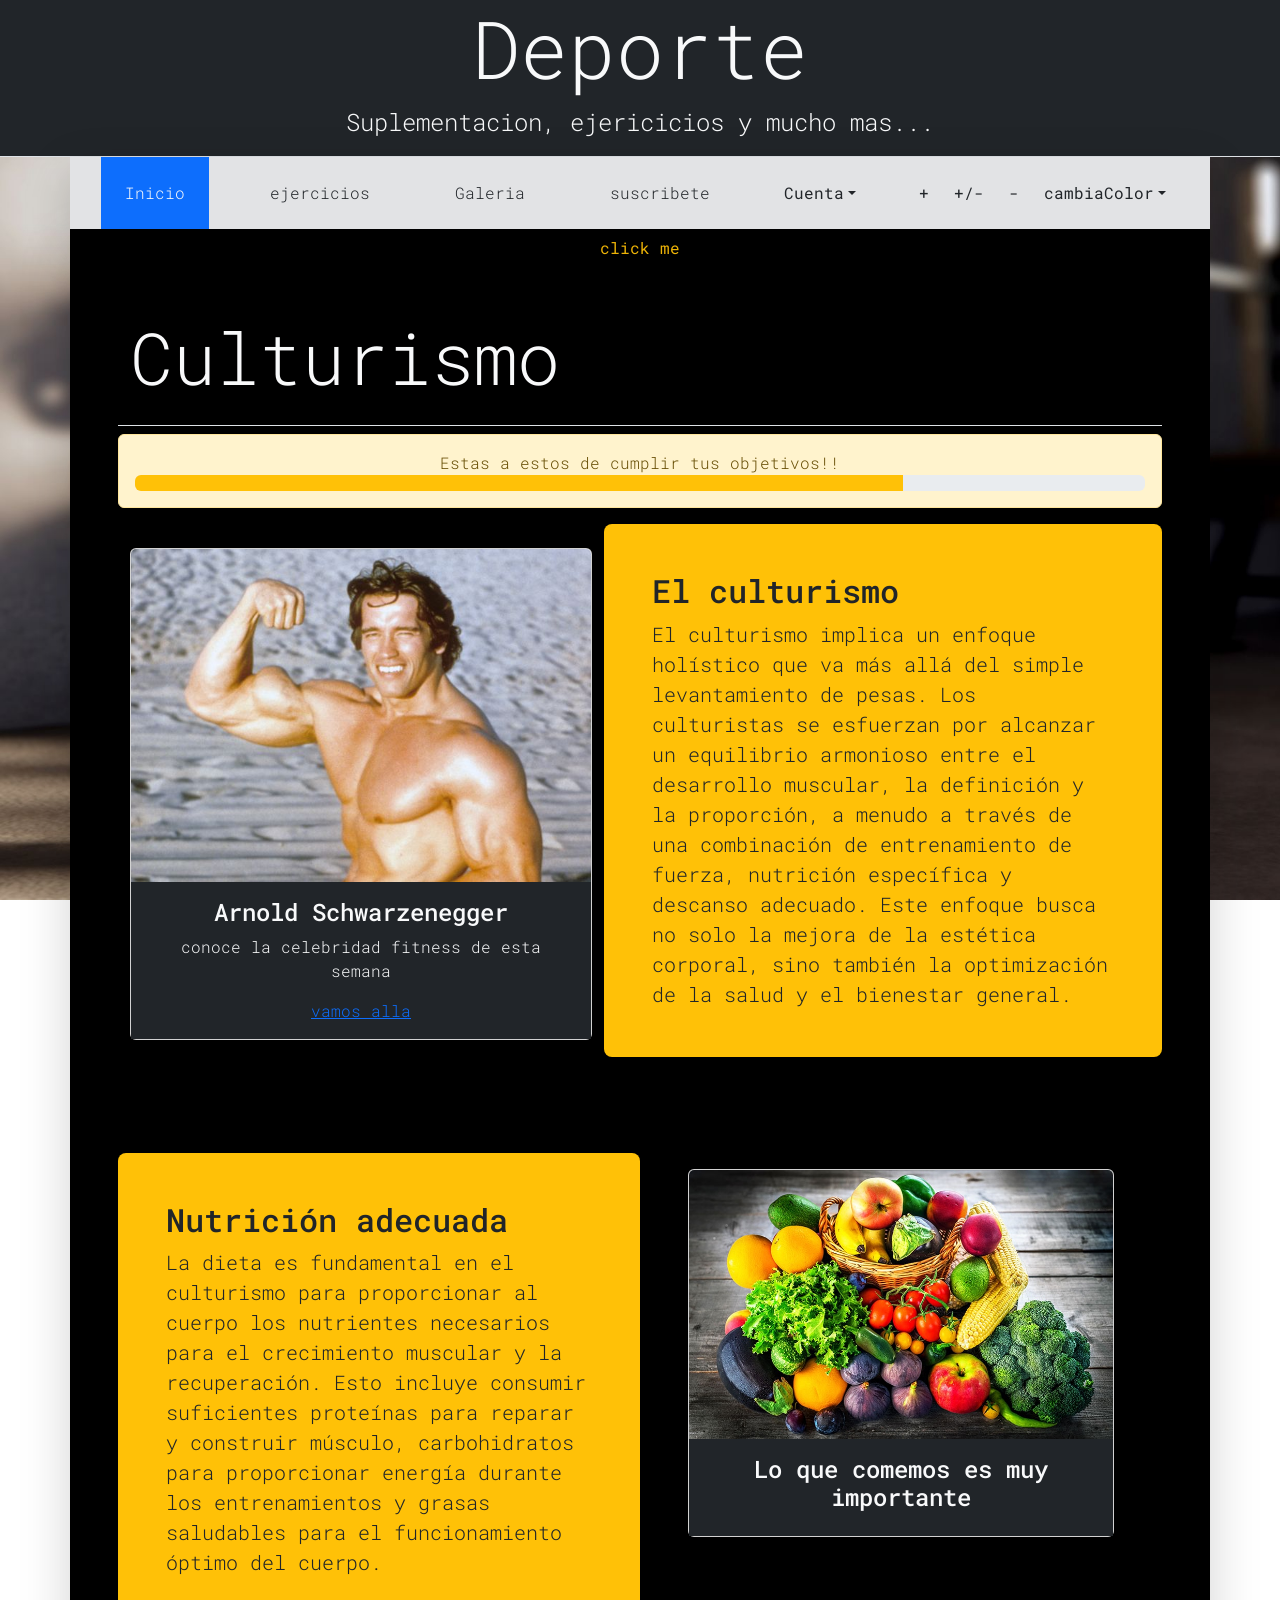
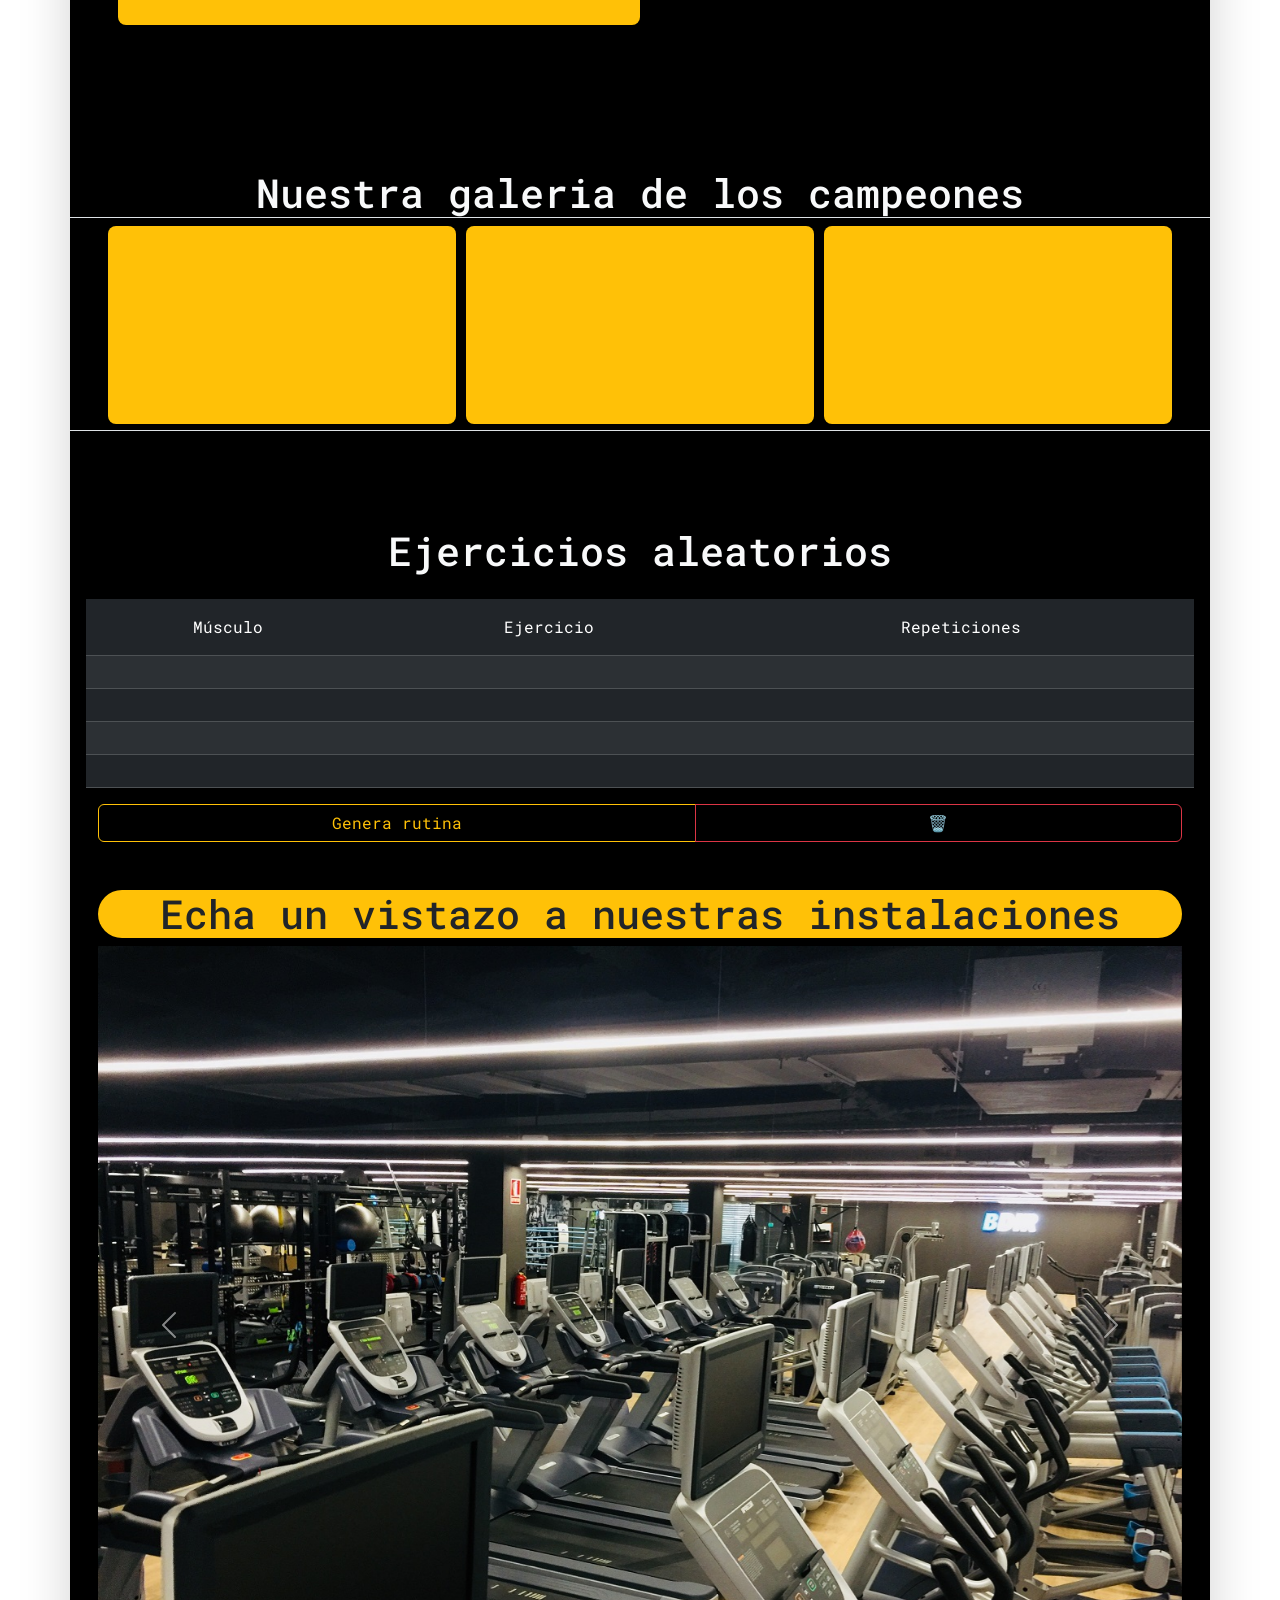
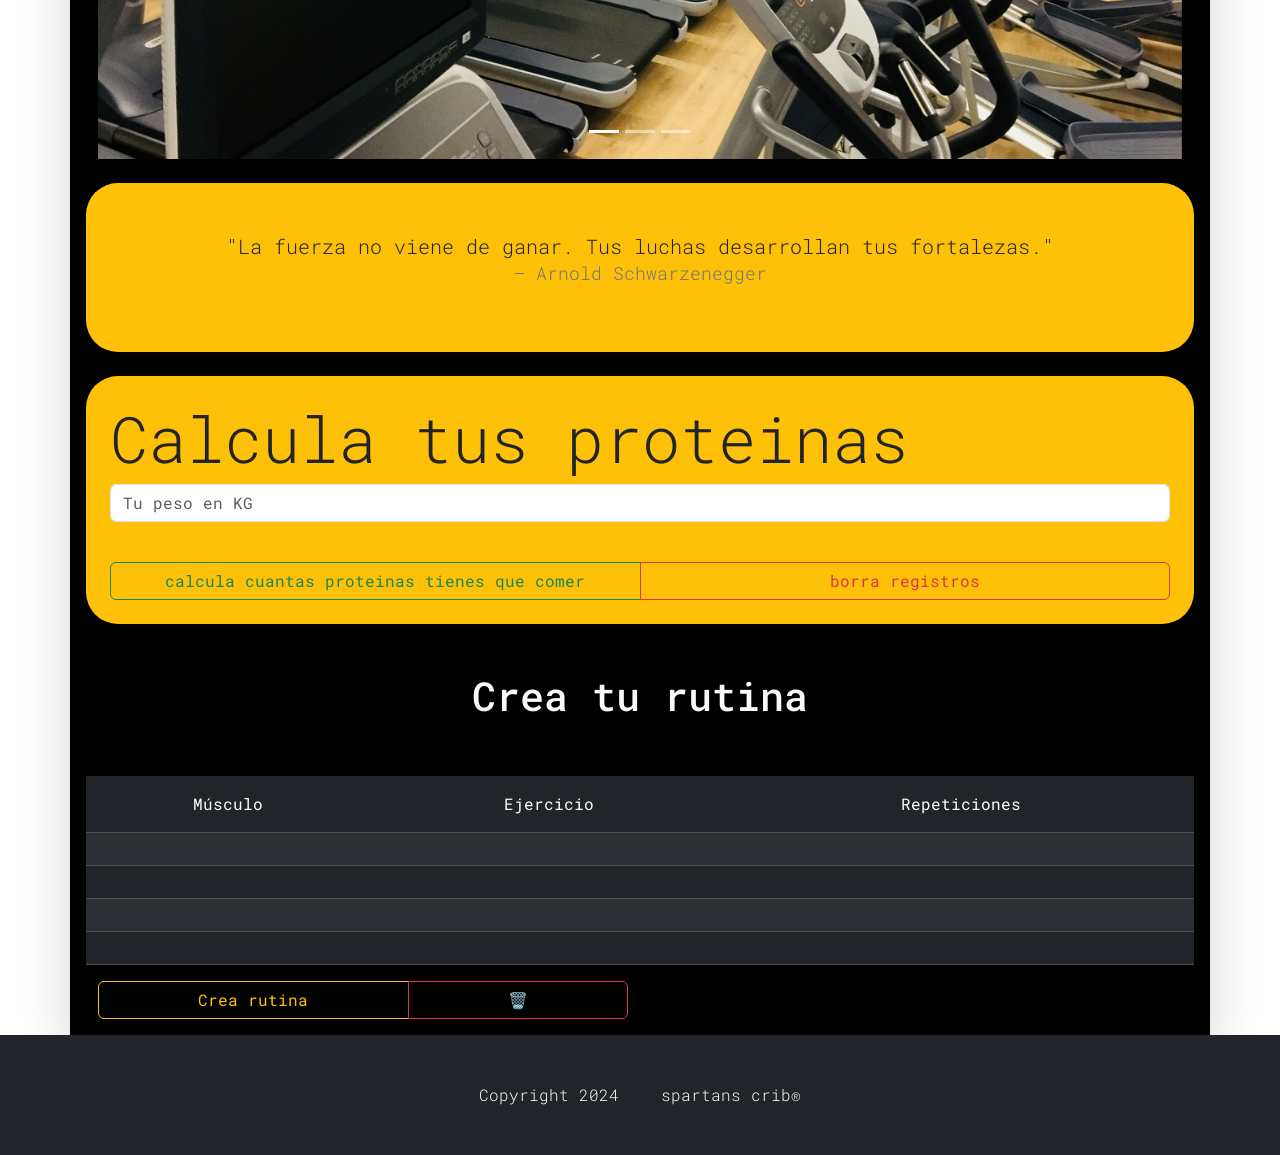
<file: index.html>
<!DOCTYPE html>
<html lang="es">
<head>
    <meta charset="UTF-8">
    <meta name="viewport" content="width=device-width, initial-scale=1.0">
    <link rel="icon" href="img/gym-equipment.png" type="image/x-icon">
    <link rel="stylesheet" href="https://cdn.jsdelivr.net/npm/bootstrap@5.3.2/dist/css/bootstrap.min.css"> <link rel="stylesheet" href="css/color.css">
    <link rel="preconnect" href="https://fonts.googleapis.com">
    <link rel="preconnect" href="https://fonts.gstatic.com" crossorigin>
    <link href="https://fonts.googleapis.com/css2?family=Roboto+Mono:ital,wght@0,100..700;1,100..700&display=swap" rel="stylesheet">
    <title>Culturismo</title>
</head>
<body>
    <header class="container-fluid bg-dark text-light text-center border-bottom">
        <h1 class="display-1">Deporte</h1>
        <p class="lead fs-4">Suplementacion, ejericicios y mucho mas...</p>
    </header>
    <nav class="container d-flex flex-wrap justify-content-around bg-secondary-subtle sticky-top shadow-lg">
        <a class=" link-underline link-underline-opacity-0 text-light align-items-stretch p-4 text-bg-primary" href="index.html">Inicio</a>
        <a class=" link-underline link-underline-opacity-0 text-dark align-items-stretch p-4" href="ejercicios/pectorales.html">ejercicios</a>
        <a class=" link-underline link-underline-opacity-0 text-dark align-items-stretch p-4" href="galeria.html">Galeria</a>
        <a class=" link-underline link-underline-opacity-0 text-dark align-items-stretch p-4" href="submit.html">suscribete</a>
        <div class="btn-group">
            <div class="btn-group">
              <button type="button" class="btn dropdown-toggle" data-bs-toggle="dropdown">Cuenta</button>
              <div class="dropdown-menu">
                <!-- spinner border -->
                <a class="dropdown-item pb-3 disabled" href="#">Notificaciones<div class="badge bg-danger ms-1">4</div><div class="spinner-border spinner-border-sm"></div></a>
                <a class="dropdown-item text-danger border-top" href="login.html">Logout</a>
              </div>
            </div>
          </div>
          <div class="btn-group">
            <button class="btn" onclick="aumentaTamano()">+</button>
            <button class="btn" onclick="restableceTamano()">+/-</button>
            <button class="btn" onclick="reduceTamano()">-</button>
            <button class="btn dropdown-toggle" data-bs-toggle="dropdown">cambiaColor</button>
            <div class="dropdown-menu">
              <div class="d-flex">
                <button class="btn dropdown-item" onclick="cambiaColorVerde()">🟩</button>
                <button class="btn dropdown-item" onclick="cambiaColorRojo()">🟥</button>
                <button class="btn dropdown-item" onclick="cambiaColorAzul()">🟦</button>
                <button class="btn dropdown-item" onclick="cambiaColorNegro()">⬛</button>
              </div>
            </div>
          </div>
    </nav>

    <main class="container bg-black shadow-lg">
      <!-- collapsible -->
      <div class="d-flex justify-content-center flex-column">
        <button data-bs-toggle="collapse" data-bs-target="#colap" class="btn text-warning">click me</button>
        <div id="colap" class="collapse bg-warning rounded-5 text-center">
        Eres tu la estrella!!!!
        </div>
      </div>
            <div class="p-5 row">
                <h2 class="display-2 pb-4 border-bottom text-light">Culturismo</h2>
                <!-- progress bar -->
                <div class="alert alert-warning text-center">
                  Estas a estos de cumplir tus objetivos!!
                  <div class="progress">
                    <div class="progress-bar bg-warning" style="width: 76%;">
                    </div>
                  </div>
                </div>
                <div class="pt-4 col">
                    <div class="card mb-3">
                        <img class="card-img-top" src="img/arnold.jpg" alt="Card image">
                        <div class="card-body bg-dark text-light d-flex flex-column">
                          <h4 class="card-title text-center">Arnold Schwarzenegger</h4>
                          <p class="card-text text-center">conoce la celebridad fitness de esta semana</p>
                          <a class="text-center" href="//www.google.com/url?sa=t&rct=j&q=&esrc=s&source=web&cd=&cad=rja&uact=8&ved=2ahUKEwjb7emy1eOEAxUD8QIHHUDXC3MQFnoECFcQAQ&url=https%3A%2F%2Fes.wikipedia.org%2Fwiki%2FArnold_Schwarzenegger&usg=AOvVaw2QvspFguQdP6LynitQjK_T&opi=89978449">vamos alla</a>
                        </div>
                      </div>
                </div>
                <div class="col-xl align-self-center fs-5 robot bg-warning rounded-3 p-5 shadow-lg">
                    <h2>El culturismo</h2>
                    El culturismo implica un enfoque holístico que va más allá del simple levantamiento de pesas. Los culturistas se esfuerzan por alcanzar un equilibrio armonioso entre el desarrollo muscular, la definición y la proporción, a menudo a través de una combinación de entrenamiento de fuerza, nutrición específica y descanso adecuado. Este enfoque busca no solo la mejora de la estética corporal, sino también la optimización de la salud y el bienestar general.
                </div>
            </div>
            <div class="row p-5">
                <div class="col-xl align-self-center fs-5 robot bg-warning rounded-3 shadow-lg p-5">
                    <h2>Nutrición adecuada</h2>
                    La dieta es fundamental en el culturismo para proporcionar al cuerpo los nutrientes necesarios para el crecimiento muscular y la recuperación. Esto incluye consumir suficientes proteínas para reparar y construir músculo, carbohidratos para proporcionar energía durante los entrenamientos y grasas saludables para el funcionamiento óptimo del cuerpo.</div>
                <div class="col px-5">
                    <div class="card mt-3">
                    <img class="card-img-top" src="img/fruta.jpg" alt="Card image">
                    <div class="card-body bg-dark text-light d-flex flex-column">
                      <h4 class="card-title text-center">Lo que comemos es muy importante</h4>
                    </div>
                  </div>
                </div>
            </div>
            <div class="row mt-5 mb-5 border-bottom">
                <h1 class="robot text-light text-center pt-5 border-bottom">Nuestra galeria de los campeones</h1>
                <div class="col-12 text-center">
                    <iframe class="col-xl p-4 bg-warning rounded-3" src="https://www.youtube.com/embed/6PHxTke5yrM?si=UUCrTPyLmDw6is1x" title="YouTube video player" allow="accelerometer; autoplay; clipboard-write; encrypted-media; gyroscope; picture-in-picture; web-share" allowfullscreen></iframe>
                    <iframe class="col-xl p-4 bg-warning rounded-3" src="https://www.youtube.com/embed/4wrRHUUAkwI?si=VQnq04AAovN8dh1N" title="YouTube video player"  allow="accelerometer; autoplay; clipboard-write; encrypted-media; gyroscope; picture-in-picture; web-share" allowfullscreen></iframe>
                    <iframe class="col-xl p-4 bg-warning rounded-3" src="https://www.youtube.com/embed/MYwNgpq_AiI?si=pvCI4kWJQubjyITT" title="YouTube video player" allow="accelerometer; autoplay; clipboard-write; encrypted-media; gyroscope; picture-in-picture; web-share" allowfullscreen></iframe>
                </div>
            </div>
            <h1 class="robot text-light text-center pt-5">Ejercicios aleatorios</h1>
            <div class="row p-3">
                <table class="table table-dark table-striped table-sm">
                    <thead>
                      <tr>
                        <th class="py-3 text-center"><strong>Músculo</strong></th>
                        <th class="py-3 text-center"><strong>Ejercicio</strong></th>
                        <th class="py-3 text-center"><strong>Repeticiones</strong></th>
                      </tr>
                    </thead>
                    <tbody>
                      <tr>
                        <td id="musculo-1" class="py-3 text-center"></td>
                        <td id="ejercicio-1" class="py-3 text-center"></td>
                        <td id="repeticiones-1" class="py-3 text-center"></td>
                      </tr>
                      <tr>
                        <td id="musculo-2" class="py-3 text-center"></td>
                        <td id="ejercicio-2" class="py-3 text-center"></td>
                        <td id="repeticiones-2" class="py-3 text-center"></td>
                      </tr>
                      <tr>
                        <td id="musculo-3" class="py-3 text-center"></td>
                        <td id="ejercicio-3" class="py-3 text-center"></td>
                        <td id="repeticiones-3" class="py-3 text-center"></td>
                      </tr>
                      <tr>
                        <td id="musculo-4" class="py-3 text-center"></td>
                        <td id="ejercicio-4" class="py-3 text-center"></td>
                        <td id="repeticiones-4" class="py-3 text-center"></td>
                      </tr>
                    </tbody>
                  </table>
                  <div class="btn-group col-xxl-3 col-md-12">
                    <button class="btn btn-outline-warning" onclick="tablaEjercicio()">Genera rutina</button>
                    <button class="btn btn-outline-danger" onclick="borraTabla()">🗑️</button>
                  </div>
                  <!-- carousel -->
                  <div id="car" class="carousel slide mt-5" data-bs-ride="carousel">
                    <h1 class="text-dark bg-warning rounded-5 text-center">Echa un vistazo a nuestras instalaciones</h1>
                    <div class="carousel-indicators">
                      <button type="button" data-bs-target="#car" data-bs-slide-to="0" class="active"></button>
                      <button type="button" data-bs-target="#car" data-bs-slide-to="1"></button>
                      <button type="button" data-bs-target="#car" data-bs-slide-to="2"></button>
                    </div>
                    <div class="carousel-inner">
                      <div class="carousel-item active">
                        <img src="img/maquinas1.jpg" alt="Los Angeles" class="d-block w-100">
                      </div>
                      <div class="carousel-item">
                        <img src="img/maquinas2.jpg" alt="Chicago" class="d-block w-100">
                      </div>
                      <div class="carousel-item">
                        <img src="img/maquinas3.jpg" alt="New York" class="d-block w-100">
                      </div>
                    </div>
                    <button class="carousel-control-prev" type="button" data-bs-target="#car" data-bs-slide="prev">
                      <span class="carousel-control-prev-icon"></span>
                    </button>
                    <button class="carousel-control-next" type="button" data-bs-target="#car" data-bs-slide="next">
                      <span class="carousel-control-next-icon"></span>
                    </button>
                  </div>
                  <!-- este es el jumbotron // clase .jumbotron obsoleta en boostrap 5 -->
                  <div class="bg-warning mt-4 p-5 bg-primary text-dark rounded-5">
                    <blockquote class="blockquote text-center">
                      <p>"La fuerza no viene de ganar. Tus luchas desarrollan tus fortalezas."</p>
                      <p class="blockquote-footer">Arnold Schwarzenegger</p>
                    </blockquote>
                  </div>
                  <!-- calcula tus protes -->
                  <div class="bg-warning rounded-5 mt-4 p-4">
                    <h2 class="display-3">Calcula tus proteinas</h2>
                    <form>
                      <input type="text" class="form-control" placeholder="Tu peso en KG" id="prote-input">
                      <p class="bg-white rounded-1 mt-1 text-center" id="prote-display"></p>
                    </form>
                    <div class="btn-group inline-block d-flex justify-content-center">
                      <button class="btn btn-outline-success col-xl-6 col-md-12 mt-4" onclick="calcProte()">calcula cuantas proteinas tienes que comer</button>
                      <button class="btn btn-outline-danger col-xl-6 col-md-12 mt-4" onclick="borra()">borra registros</button>
                    </div>
                  </div>
                  <h1 class="robot text-light text-center pt-5">Crea tu rutina</h1>
                  <table class="table table-dark table-striped table-sm mt-5">
                    <thead>
                      <tr>
                        <th class="py-3 text-center"><strong>Músculo</strong></th>
                        <th class="py-3 text-center"><strong>Ejercicio</strong></th>
                        <th class="py-3 text-center"><strong>Repeticiones</strong></th>
                      </tr>
                    </thead>
                    <tbody>
                      <tr>
                        <td id="musculo-custom-1" class="py-3 text-center"></td>
                        <td id="ejercicio-custom-1" class="py-3 text-center"></td>
                        <td id="repeticiones-custom-1" class="py-3 text-center"></td>
                      </tr>
                      <tr>
                        <td id="musculo-custom-2" class="py-3 text-center"></td>
                        <td id="ejercicio-custom-2" class="py-3 text-center"></td>
                        <td id="repeticiones-custom-2" class="py-3 text-center"></td>
                      </tr>
                      <tr>
                        <td id="musculo-custom-3" class="py-3 text-center"></td>
                        <td id="ejercicio-custom-3" class="py-3 text-center"></td>
                        <td id="repeticiones-custom-3" class="py-3 text-center"></td>
                      </tr>
                      <tr>
                        <td id="musculo-custom-4" class="py-3 text-center"></td>
                        <td id="ejercicio-custom-4" class="py-3 text-center"></td>
                        <td id="repeticiones-custom-4" class="py-3 text-center"></td>
                      </tr>
                    </tbody>
                  </table>
                  <div class="btn-group col-xl-6 col-md-12">
                    <button class="btn btn-outline-warning" onclick="rellenaTabla()">Crea rutina</button>
                    <button class="btn btn-outline-danger" onclick="borraTablaCustom()">🗑️</button>
                  </div>
            </div>
    </main>
    <footer class="container-fluid bg-dark pt-5 pb-5 text-light text-center">
      <span class="pt-5 me-3">Copyright 2024</span>
      <span class="ms-3">spartans crib®</span>
    </footer>
    <!-- script -->
    <script src="https://cdn.jsdelivr.net/npm/@popperjs/core@2.11.8/dist/umd/popper.min.js" integrity="sha384-I7E8VVD/ismYTF4hNIPjVp/Zjvgyol6VFvRkX/vR+Vc4jQkC+hVqc2pM8ODewa9r" crossorigin="anonymous"></script>
    <script src="https://cdn.jsdelivr.net/npm/bootstrap@5.3.2/dist/js/bootstrap.min.js" integrity="sha384-BBtl+eGJRgqQAUMxJ7pMwbEyER4l1g+O15P+16Ep7Q9Q+zqX6gSbd85u4mG4QzX+" crossorigin="anonymous"></script>
    <script src="javascript/script-index.js"></script>
    <script src="javascript/font-size.js"></script>
</body>
</html>
</file>
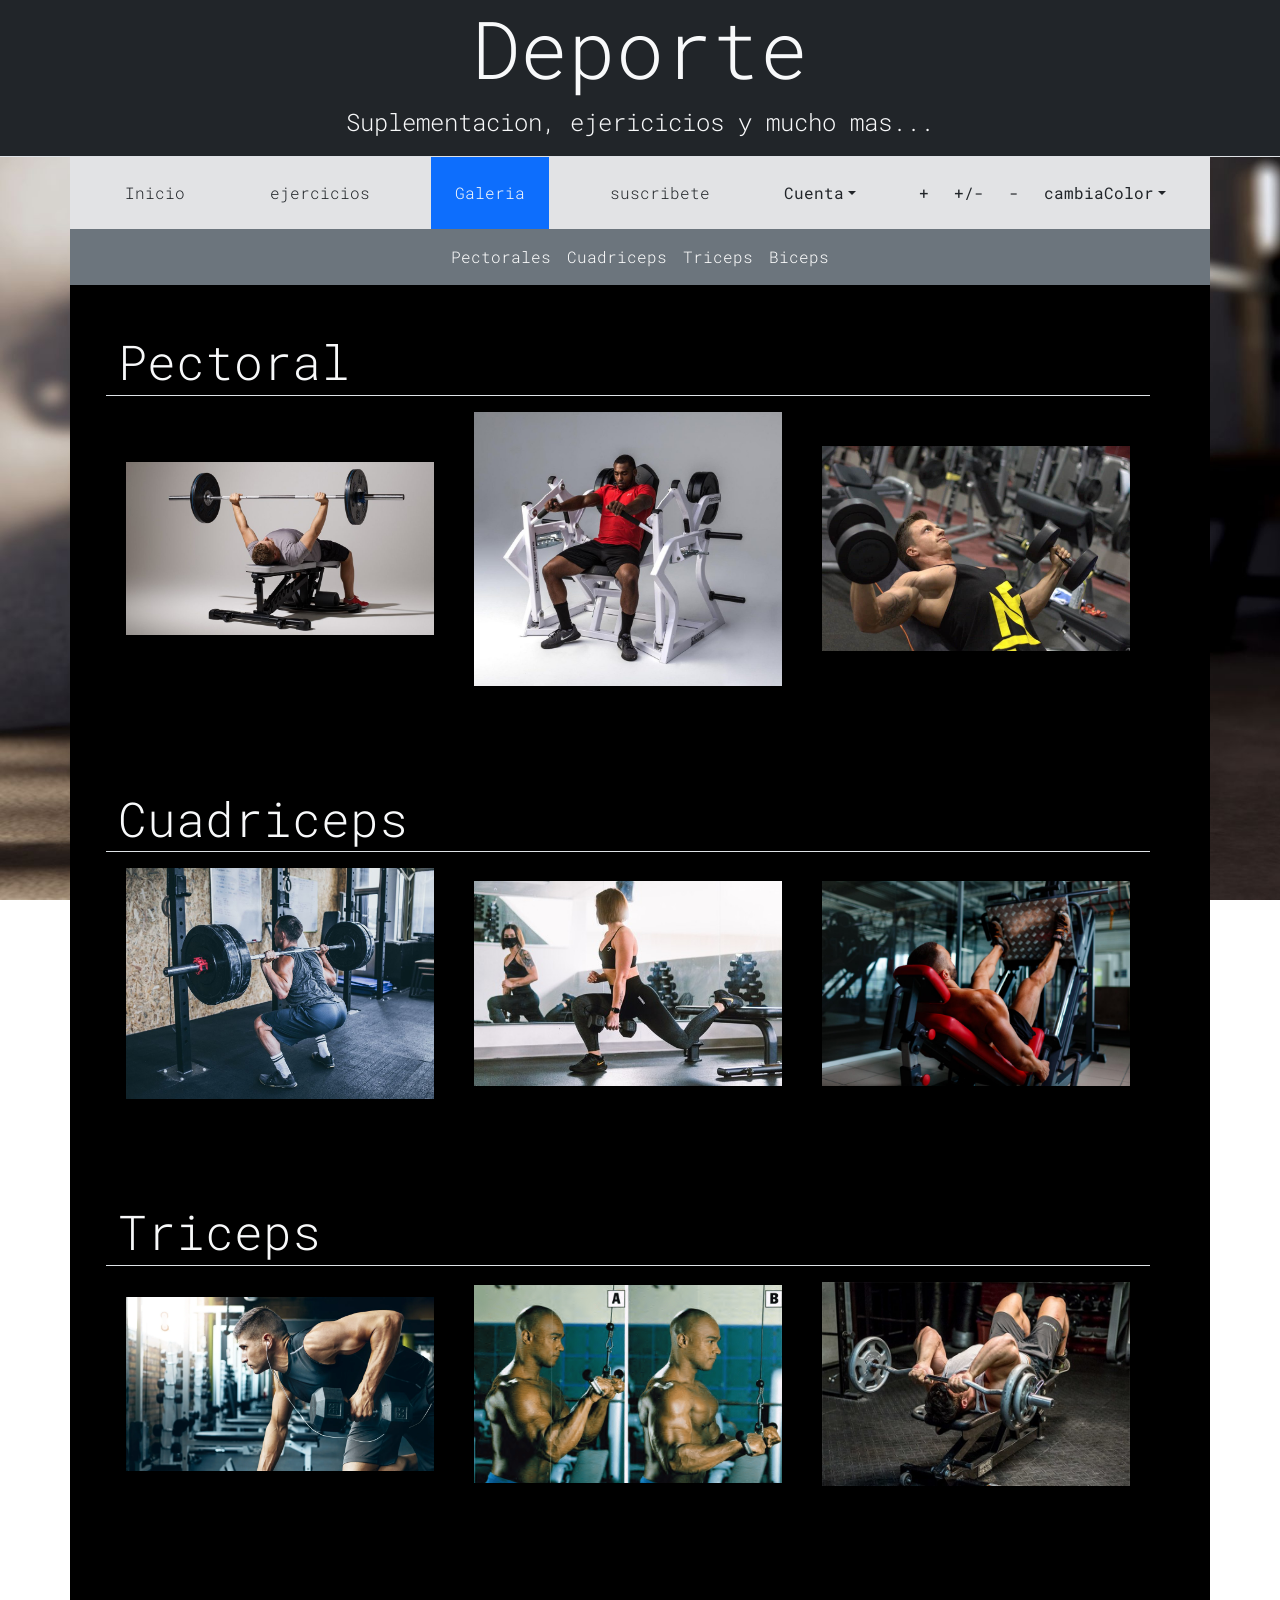
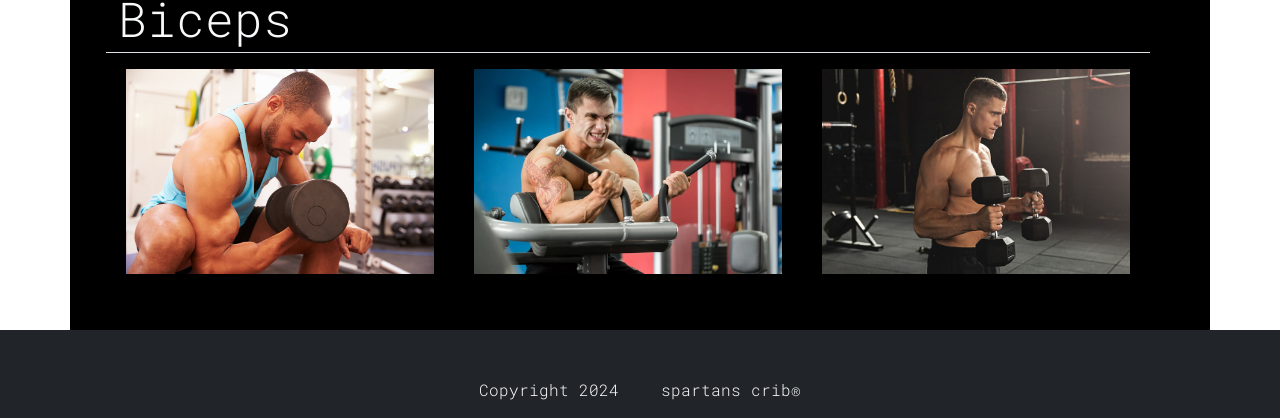
<file: galeria.html>
<!DOCTYPE html>
<html lang="en">
<head>
    <meta charset="UTF-8">
    <meta name="viewport" content="width=device-width, initial-scale=1.0">
    <link rel="icon" href="img/gym-equipment.png" type="image/x-icon">
    <link rel="stylesheet" href="https://cdn.jsdelivr.net/npm/bootstrap@5.3.2/dist/css/bootstrap.min.css"> <link rel="stylesheet" href="css/color.css">
    <link rel="preconnect" href="https://fonts.googleapis.com">
    <link rel="preconnect" href="https://fonts.gstatic.com" crossorigin>
    <link href="https://fonts.googleapis.com/css2?family=Roboto+Mono:ital,wght@0,100..700;1,100..700&display=swap" rel="stylesheet">
    <title>Culturismo</title>
</head>
<body>
    <header class="container-fluid text-center border-bottom bg-dark text-light">
        <h1 class="display-1">Deporte</h1>
        <p class="lead fs-4">Suplementacion, ejericicios y mucho mas...</p>
    </header>
    <nav class="container d-flex flex-wrap justify-content-around bg-secondary-subtle sticky-top">
        <a class=" link-underline link-underline-opacity-0 text-dark align-items-stretch p-4" href="index.html">Inicio</a>
        <a class=" link-underline link-underline-opacity-0 text-dark align-items-stretch p-4" href="ejercicios/pectorales.html">ejercicios</a>
        <a class=" link-underline link-underline-opacity-0 text-light align-items-stretch p-4 text-bg-primary" href="galeria.html">Galeria</a>
        <a class=" link-underline link-underline-opacity-0 text-dark align-items-stretch p-4" href="submit.html">suscribete</a>
        <div class="btn-group">
            <div class="btn-group">
              <button type="button" class="btn dropdown-toggle" data-bs-toggle="dropdown">Cuenta</button>
              <div class="dropdown-menu">
                <a class="dropdown-item pb-3 disabled" href="#">Notificaciones<div class="badge bg-danger ms-1">4</div><div class="spinner-border spinner-border-sm"></div>
                </a>
                <a class="dropdown-item text-danger border-top" href="login.html">Logout</a>
              </div>
            </div>
          </div>
          <div class="btn-group">
            <button class="btn" onclick="aumentaTamano()">+</button>
            <button class="btn" onclick="restableceTamano()">+/-</button>
            <button class="btn" onclick="reduceTamano()">-</button>
            <button class="btn dropdown-toggle" data-bs-toggle="dropdown">cambiaColor</button>
            <div class="dropdown-menu">
              <div class="d-flex">
                <button class="btn dropdown-item" onclick="cambiaColorVerde()">🟩</button>
                <button class="btn dropdown-item" onclick="cambiaColorRojo()">🟥</button>
                <button class="btn dropdown-item" onclick="cambiaColorAzul()">🟦</button>
                <button class="btn dropdown-item" onclick="cambiaColorNegro()">⬛</button>
              </div>
            </div>
          </div>
    </nav>
    <!-- navbar de bootstrap -->
    <nav class="navbar navbar-expand-sm bg-secondary container navbar-dark">
        <div class="container d-flex justify-content-center">
          <ul class="navbar-nav">
            <li class="nav-item">
              <a class="nav-link active" href="#pecho">Pectorales</a>
            </li>
            <li class="nav-item">
              <a class="nav-link active" href="#cuadri">Cuadriceps</a>
            </li>
            <li class="nav-item">
              <a class="nav-link active" href="#tri">Triceps</a>
            </li>
            <li class="nav-item">
              <a class="nav-link active" href="#bi">Biceps</a>
            </li>
          </ul>
        </div>
      </nav>
    <main class="container bg-black text-light">
        <div class="row">
            <div class="p-5 d-flex row" id="pecho">
                <h2 class="border-bottom pb-1 display-5">Pectoral</h2>
                <div class="col-xl col-sm-12 align-self-center">
                    <img src="img/bench_press.jpg" class="img-fluid p-2" alt="">
                </div>
                <div class="col-xl col-sm-12 align-self-center">
                    <img src="img/chest_press.jpg" class="img-fluid p-2" alt="">
                </div>
                <div class="col-xl col-sm-12 align-self-center">
                    <img src="img/aperturas-con-mancuernas.jpeg" class="img-fluid p-2" alt="">   
                </div>
            </div>
            <div class="p-5 d-flex row" id="cuadri">
                <h2 class="border-bottom pb-1 display-5">Cuadriceps</h2>
                <div class="col-xl col-sm-12 align-self-center">
                    <img src="img/sentadilla.jpg" class="img-fluid p-2" alt="">
                </div>
                <div class="col-xl col-sm-12 align-self-center">
                    <img src="img/sentadilla_bulgara.jpeg" class="img-fluid p-2" alt="">
                </div>
                <div class="col-xl col-sm-12 align-self-center">
                    <img src="img/prensa_inc.jpg" class="img-fluid p-2" alt="">   
                </div>
            </div>
            <div class="p-5 d-flex row" id="tri">
                <h2 class="border-bottom pb-1 display-5">Triceps</h2>
                <div class="col-xl col-sm-12 align-self-center">
                    <img src="img/tricep_patada.webp" class="img-fluid p-2" alt="">
                </div>
                <div class="col-xl col-sm-12 align-self-center">
                    <img src="img/tricep_polea.webp" class="img-fluid p-2" alt="">
                </div>
                <div class="col-xl col-sm-12 align-self-center">
                    <img src="img/skull.jpg" class="img-fluid p-2" alt="">   
                </div>
            </div>
            <div class="p-5 d-flex row" id="bi">
                <h2 class="border-bottom pb-1 display-5">Biceps</h2>
                <div class="col-xl col-sm-12 align-self-center">
                    <img src="img/curl.jpeg" class="img-fluid p-2" alt="">
                </div>
                <div class="col-xl col-sm-12 align-self-center">
                    <img src="img/predicador.webp" class="img-fluid p-2" alt="">
                </div>
                <div class="col-xl col-sm-12 align-self-center">
                    <img src="img/martillo.jpg" class="img-fluid p-2" alt="">   
                </div>
            </div>
        </div>
    </main>
    <footer class="container-fluid bg-dark pt-5 pb-3 text-center text-light">
        <span class="pt-5 me-3">Copyright 2024</span>
        <span class="ms-3">spartans crib®</span>
    </footer>
    <!-- script -->
    <script src="../javascript/font-size.js"></script>
    <script src="https://cdn.jsdelivr.net/npm/@popperjs/core@2.11.8/dist/umd/popper.min.js" integrity="sha384-I7E8VVD/ismYTF4hNIPjVp/Zjvgyol6VFvRkX/vR+Vc4jQkC+hVqc2pM8ODewa9r" crossorigin="anonymous"></script>
    <script src="https://cdn.jsdelivr.net/npm/bootstrap@5.3.2/dist/js/bootstrap.min.js" integrity="sha384-BBtl+eGJRgqQAUMxJ7pMwbEyER4l1g+O15P+16Ep7Q9Q+zqX6gSbd85u4mG4QzX+" crossorigin="anonymous"></script>
</body>
</html>
</file>
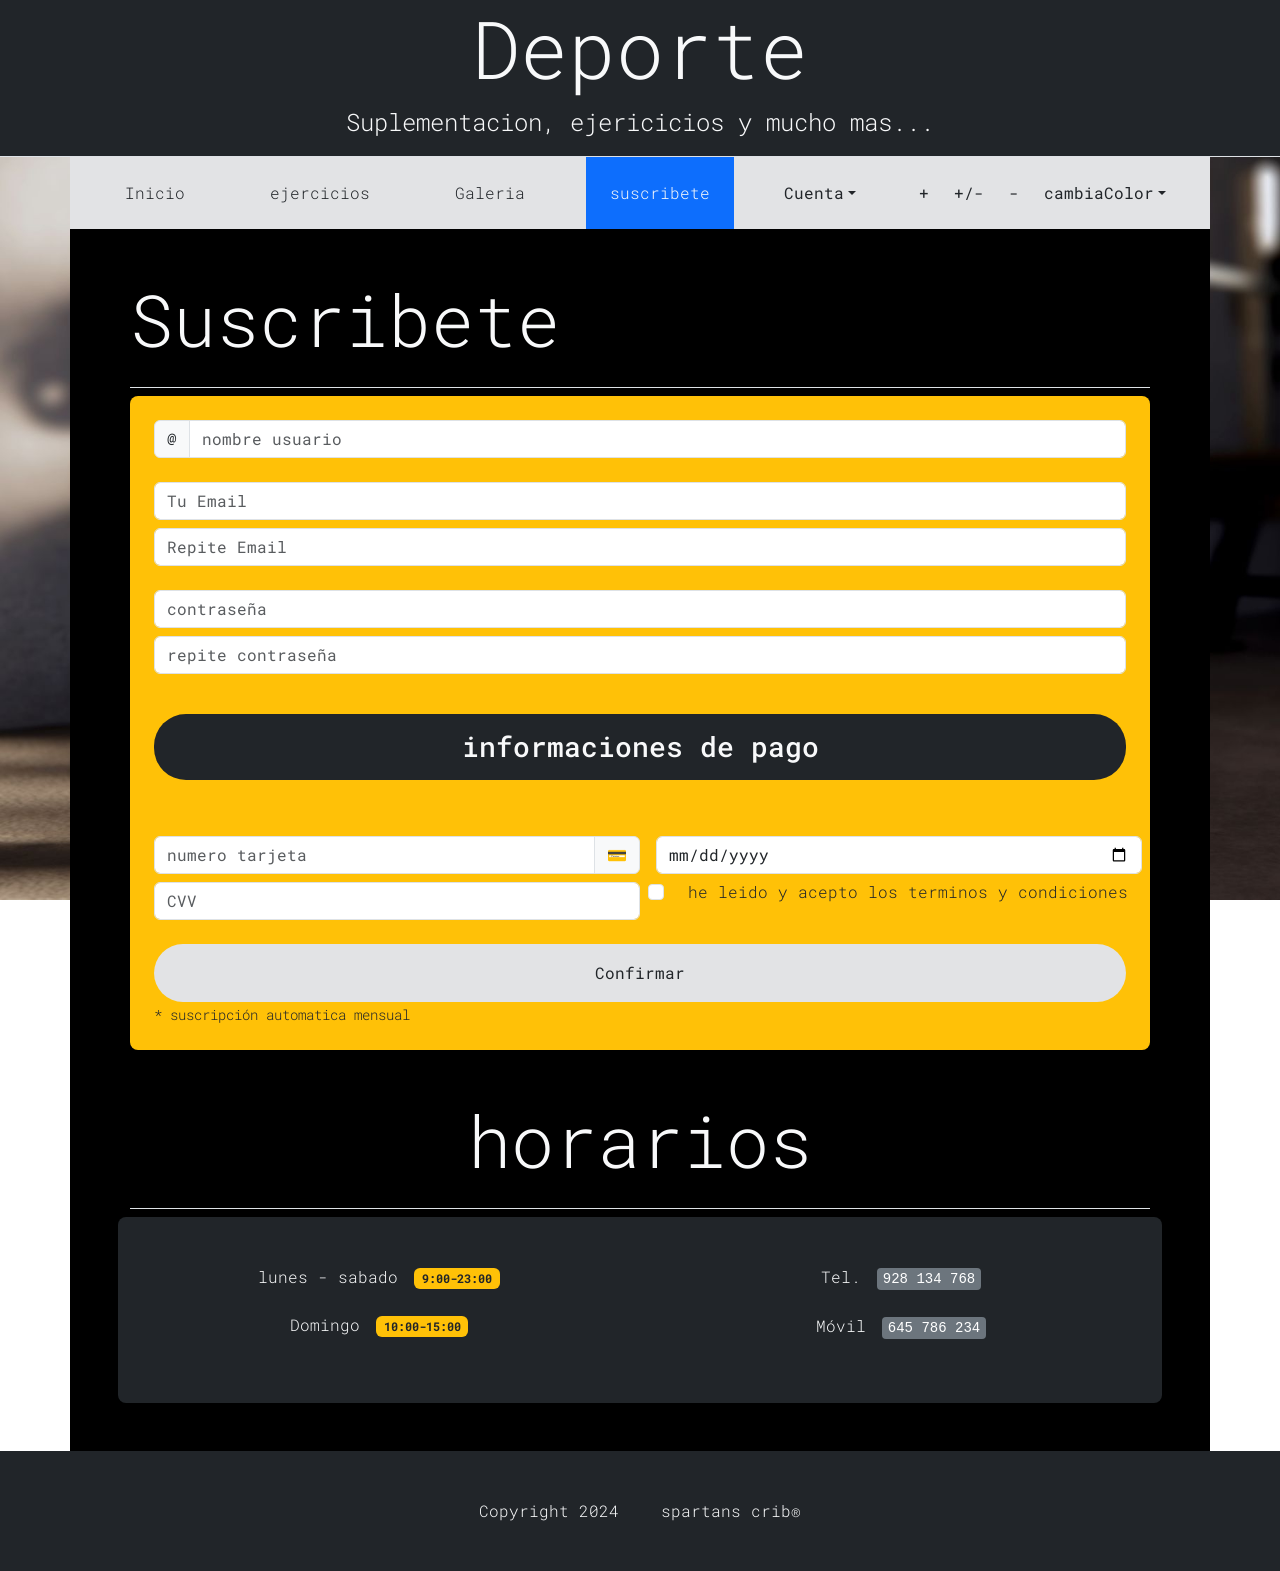
<file: submit.html>
<!DOCTYPE html>
<html lang="en">
<head>
    <meta charset="UTF-8">
    <meta name="viewport" content="width=device-width, initial-scale=1.0">
    
    <link rel="stylesheet" href="https://cdn.jsdelivr.net/npm/bootstrap@5.3.2/dist/css/bootstrap.min.css"><link rel="stylesheet" href="css/color.css">
    <link rel="preconnect" href="https://fonts.googleapis.com">
    <link rel="preconnect" href="https://fonts.gstatic.com" crossorigin>
    <link href="https://fonts.googleapis.com/css2?family=Roboto+Mono:ital,wght@0,100..700;1,100..700&display=swap" rel="stylesheet">
    <title>Culturismo</title>
</head>
<body>
    <header class="container-fluid text-light text-center border-bottom bg-dark">
        <h1 class="display-1">Deporte</h1>
        <p class="lead fs-4">Suplementacion, ejericicios y mucho mas...</p>
    </header>
    <nav class="container d-flex flex-wrap justify-content-around bg-secondary-subtle">
        <a class=" link-underline link-underline-opacity-0 text-dark align-items-stretch p-4" href="index.html">Inicio</a>
        <a class=" link-underline link-underline-opacity-0 text-dark align-items-stretch p-4" href="ejercicios/pectorales.html">ejercicios</a>
        <a class=" link-underline link-underline-opacity-0 text-dark align-items-stretch p-4" href="galeria.html">Galeria</a>
        <a class=" link-underline link-underline-opacity-0 text-light align-items-stretch p-4 text-bg-primary" href="submit.html">suscribete</a>
        <div class="btn-group">
            <div class="btn-group">
              <button type="button" class="btn dropdown-toggle" data-bs-toggle="dropdown">Cuenta</button>
              <div class="dropdown-menu">
                <a class="dropdown-item pb-3 disabled" href="#">Notificaciones<div class="badge bg-danger ms-1">4</div><div class="spinner-border spinner-border-sm"></div>
                </a>
                <a class="dropdown-item text-danger border-top" href="login.html">Logout</a>
              </div>
            </div>
          </div>
          <div class="btn-group">
            <button class="btn" onclick="aumentaTamano()">+</button>
            <button class="btn" onclick="restableceTamano()">+/-</button>
            <button class="btn" onclick="reduceTamano()">-</button>
            <button class="btn dropdown-toggle" data-bs-toggle="dropdown">cambiaColor</button>
            <div class="dropdown-menu">
              <div class="d-flex">
                <button class="btn dropdown-item" onclick="cambiaColorVerde()">🟩</button>
                <button class="btn dropdown-item" onclick="cambiaColorRojo()">🟥</button>
                <button class="btn dropdown-item" onclick="cambiaColorAzul()">🟦</button>
                <button class="btn dropdown-item" onclick="cambiaColorNegro()">⬛</button>
              </div>
            </div>
          </div>
    </nav>

    <main class="container bg-black">
            <div class="p-5">
                <div>
                    <h2 class="display-2 pb-4 border-bottom text-light">Suscribete</h2>
                    <div class="p-4 col-12 bg-warning rounded-3">
                        <form class="pb-4">
                            <div class="input-group pb-4">
                            <span class="input-group-text">@</span>
                            <input type="text" class="form-control" placeholder="nombre usuario">
                            </div>
                        
                            <div class="input-group pb-2">
                            <input type="text" class="form-control" placeholder="Tu Email">
                            </div>
                            <div class="input-group pb-4">
                                <input type="text" class="form-control" placeholder="Repite Email">
                            </div>
                            <div class="input-group pb-2">
                                <input type="password" class="form-control" placeholder="contraseña">
                            </div>
                            <div class="input-group">
                                <input type="password" class="form-control" placeholder="repite contraseña">
                            </div>
                        </form>
                        <h3 class="mt-3 bg-dark text-center text-light p-3 rounded-5 word-wrap">informaciones de pago</h3>
                        <div class="d-flex">
                            <div class="col-6 me-2">
                                <div class="input-group pt-5">
                                    <input type="password" class="form-control" placeholder="numero tarjeta">
                                    <span class="input-group-text word-wrap">💳</span>
                                </div>
                            </div>
                            <div class="col-6 ms-2">
                                <div class="input-group pt-5">
                                    <input type="date" class="form-control">
                                </div>
                            </div>
                        </div>
                        <div class="d-flex">
                            <div class="col-6 pt-2 me-2">
                                <input type="password" class="form-control" placeholder="CVV">
                            </div>
                            <div class="align-self-end col-6"> 
                                <div class="form-check mb-3">
                                    <label class="form-check-label">
                                    <input class="form-check-input word-wrap me-4" type="checkbox" name="remember">he leido y acepto los terminos y condiciones
                                    </label>
                                </div>
                            </div>
                        </div>
                        <div class="pt-4 col-12">
                            <button class="rounded-5 col-12 p-3 btn bg-secondary-subtle text-darks">Confirmar</button>
                            <small>* suscripción automatica mensual</small>
                        </div>
                    </div>
                    <div id="horarios">
                        <h2 class="display-2 pb-4 border-bottom text-light mt-5 text-center">horarios</h2>
                        <div class="row bg-dark rounded-3 text-light">
                                <div class="col-xl-6 col-sm-12 justify-content-center text-center">
                                    <p class="p-5 pb-1">lunes - sabado<span class="text-dark ms-3 badge pill-rounded bg-warning">9:00-23:00</span></p>
                                    <p class="p-5 pt-1">Domingo<span class="text-dark ms-3 badge pill-rounded bg-warning">10:00-15:00</span></p>
                                </div>
                                <div class="col-xl-6 col-sm-12 justify-content-center text-center">
                                    <p class="p-5 pb-1">Tel.<span class="text-light ms-3"><kbd class="bg-secondary">928 134 768</kbd></span></p>
                                    <p class="p-5 pt-1">Móvil<span class="text-light ms-3"><kbd class="bg-secondary">645 786 234</kbd></span></p>
                                </div>
                        </div>
                    </div>
                </div>
            </div>
    </main>
    <footer class="container-fluid bg-dark text-light p-5 text-center">
        <span class="pt-5 me-3">Copyright 2024</span>
        <span class="ms-3">spartans crib®</span>
    </footer>
    <!-- script -->
    <script src="https://cdn.jsdelivr.net/npm/@popperjs/core@2.11.8/dist/umd/popper.min.js" integrity="sha384-I7E8VVD/ismYTF4hNIPjVp/Zjvgyol6VFvRkX/vR+Vc4jQkC+hVqc2pM8ODewa9r" crossorigin="anonymous"></script>
    <script src="https://cdn.jsdelivr.net/npm/bootstrap@5.3.2/dist/js/bootstrap.min.js" integrity="sha384-BBtl+eGJRgqQAUMxJ7pMwbEyER4l1g+O15P+16Ep7Q9Q+zqX6gSbd85u4mG4QzX+" crossorigin="anonymous"></script>
    <script src="javascript/font-size.js"></script>
</body>
</html>
</file>
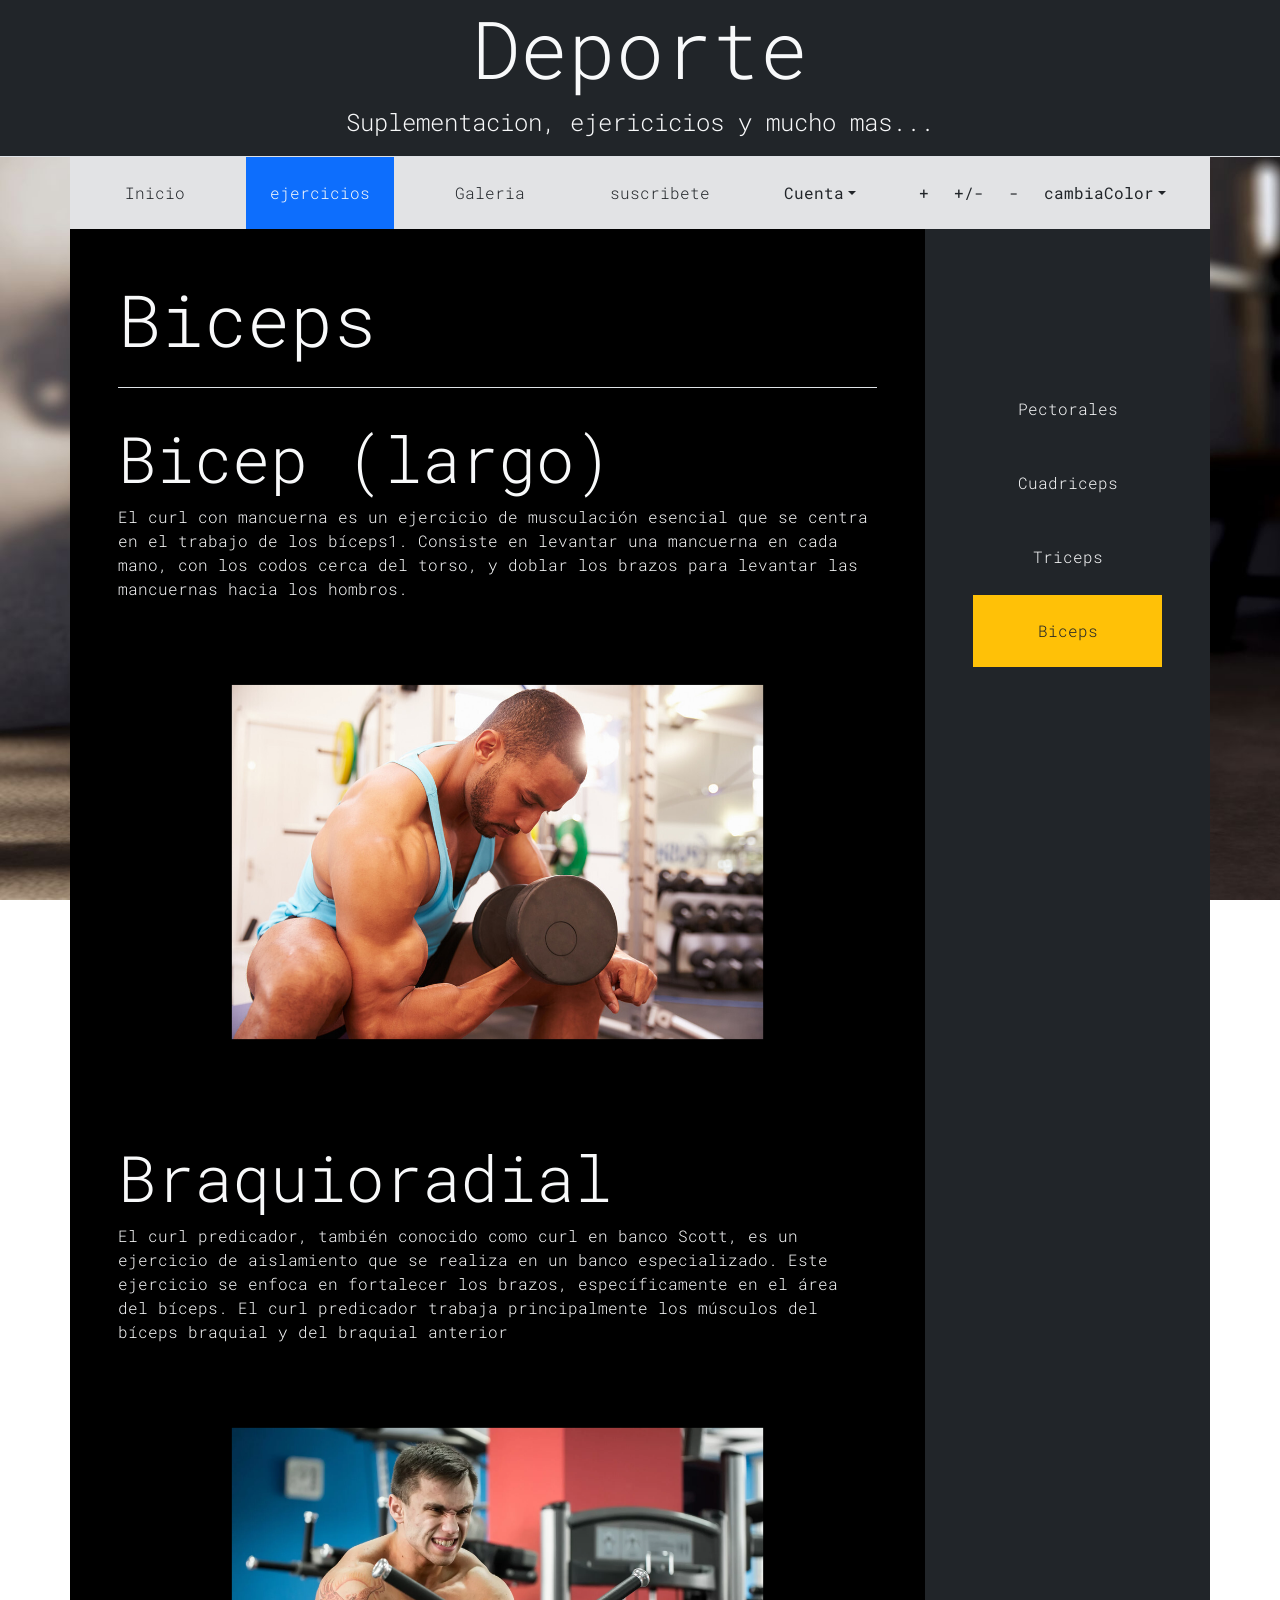
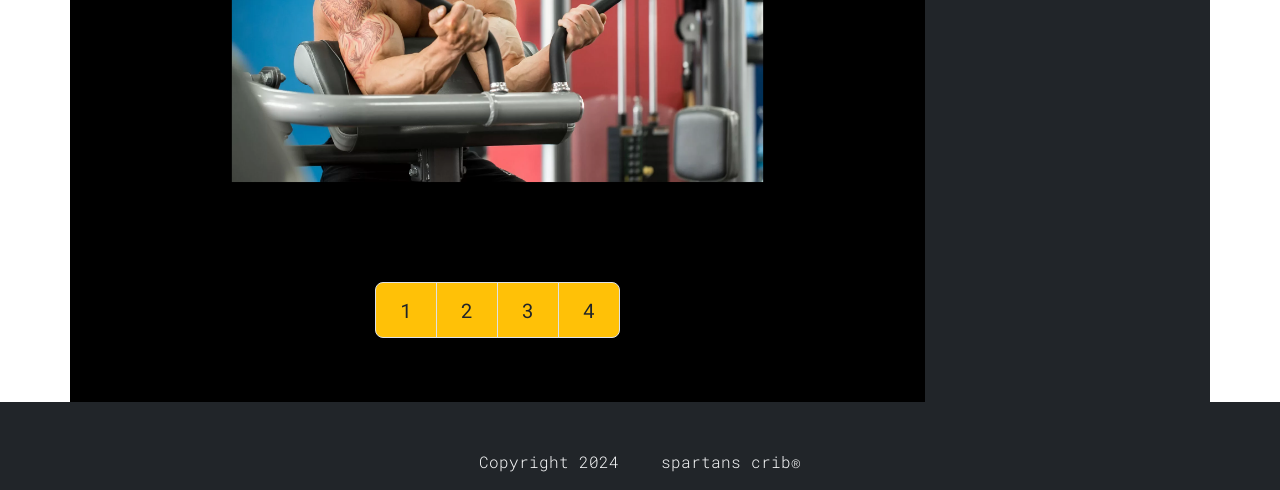
<file: ejercicios/biceps.html>
<!DOCTYPE html>
<html lang="en">
<head>
    <meta charset="UTF-8">
    <meta name="viewport" content="width=device-width, initial-scale=1.0">
    <link rel="icon" href="img/gym-equipment.png" type="image/x-icon">
    <link rel="stylesheet" href="https://cdn.jsdelivr.net/npm/bootstrap@5.3.2/dist/css/bootstrap.min.css"> <link rel="stylesheet" href="../css/color.css">
    <link rel="preconnect" href="https://fonts.googleapis.com">
    <link rel="preconnect" href="https://fonts.gstatic.com" crossorigin>
    <link href="https://fonts.googleapis.com/css2?family=Roboto+Mono:ital,wght@0,100..700;1,100..700&display=swap" rel="stylesheet">
    <title>Culturismo</title>
</head>
<body>
    <header class="container-fluid text-center border-bottom bg-dark text-light">
        <h1 class="display-1">Deporte</h1>
        <p class="lead fs-4">Suplementacion, ejericicios y mucho mas...</p>
    </header>
    <nav class="container d-flex flex-wrap justify-content-around bg-secondary-subtle sticky-top">
        <a class=" link-underline link-underline-opacity-0 text-dark align-items-stretch p-4" href="../index.html">Inicio</a>
        <a class=" link-underline link-underline-opacity-0 text-light align-items-stretch p-4 text-bg-primary" href="../ejercicios/pectorales.html">ejercicios</a>
        <a class=" link-underline link-underline-opacity-0 text-dark align-items-stretch p-4" href="../galeria.html">Galeria</a>
        <a class=" link-underline link-underline-opacity-0 text-dark align-items-stretch p-4" href="../submit.html">suscribete</a>
        <div class="btn-group">
            <div class="btn-group">
              <button type="button" class="btn dropdown-toggle" data-bs-toggle="dropdown">Cuenta</button>
              <div class="dropdown-menu">
                <a class="dropdown-item pb-3 disabled" href="#">Notificaciones<div class="badge bg-danger ms-1">4</div><div class="spinner-border spinner-border-sm"></div>
                </a>
                <a class="dropdown-item text-danger border-top" href="login.html">Logout</a>
              </div>
            </div>
          </div>
          <div class="btn-group">
            <button class="btn" onclick="aumentaTamano()">+</button>
            <button class="btn" onclick="restableceTamano()">+/-</button>
            <button class="btn" onclick="reduceTamano()">-</button>
            <button class="btn dropdown-toggle" data-bs-toggle="dropdown">cambiaColor</button>
            <div class="dropdown-menu">
              <div class="d-flex">
                <button class="btn dropdown-item" onclick="cambiaColorVerde()">🟩</button>
                <button class="btn dropdown-item" onclick="cambiaColorRojo()">🟥</button>
                <button class="btn dropdown-item" onclick="cambiaColorAzul()">🟦</button>
                <button class="btn dropdown-item" onclick="cambiaColorNegro()">⬛</button>
              </div>
            </div>
          </div>
    </nav>

    <main class="container bg-black text-light">
        <div class="row">
            <article class="col-xl-9 p-5">
                <h2 class="display-2 pb-4 border-bottom">Biceps</h2>
                <section  class="pt-4">
                    <h2 class="display-3">Bicep (largo)</h2>
                    El curl con mancuerna es un ejercicio de musculación esencial que se centra en el trabajo de los bíceps1. Consiste en levantar una mancuerna en cada mano, con los codos cerca del torso, y doblar los brazos para levantar las mancuernas hacia los hombros.
                    <div class="row pt-2">
                        <img src="../img/curl.jpeg" alt="" style="scale: 70%;">
                    </div>
                </section>
                <section class="pt-4">
                    <h2 class="display-3">Braquioradial</h2>
                    El curl predicador, también conocido como curl en banco Scott, es un ejercicio de aislamiento que se realiza en un banco especializado. Este ejercicio se enfoca en fortalecer los brazos, específicamente en el área del bíceps. El curl predicador trabaja principalmente los músculos del bíceps braquial y del braquial anterior
                    <div class="row pt-2">
                        <img src="../img/predicador.webp" alt="" style="scale: 70%;">
                    </div>
                </section>
                <div class="mt-4">
                    <ul class="pagination pagination-lg d-flex justify-content-center">
                        <li class="page-item"><a class="page-link bg-warning text-dark" href="../ejercicios/pectorales.html"><strong>1</strong></a></li>
                        <li class="page-item"><a class="page-link bg-warning text-dark" href="../ejercicios/cuadriceps.html"><strong>2</strong></a></li>
                        <li class="page-item"><a class="page-link bg-warning text-dark" href="../ejercicios/triceps.html"><strong>3</strong></a></li>
                        <li class="page-item"><a class="page-link bg-warning text-dark" href="../ejercicios/biceps.html"><strong>4</strong></a></li>
                    </ul>
                </div>
            </article>
            <aside class="col-xl-3 p-5 bg-dark">
                <div class="sticky-top d-flex flex-column pt-5 z-1">
                    <a href="../ejercicios/pectorales.html" class="mt-5 link-underline link-underline-opacity-0 py-4 text-light border-bottom border-dark text-center">Pectorales</a>
                    <a href="../ejercicios/cuadriceps.html" class=" link-underline link-underline-opacity-0 py-4 text-light border-top border-bottom border-dark text-center">Cuadriceps</a>
                    <a href="../ejercicios/triceps.html" class=" link-underline link-underline-opacity-0 py-4 text-light border-top border-bottom border-dark text-center">Triceps</a>
                    <a href="../ejercicios/biceps.html" class=" link-underline link-underline-opacity-0 py-4 text-dark border-top border-bottom border-dark text-center text-bg-warning">Biceps</a>
                </div>
            </aside>
        </div>
    </main>
    <footer class="container-fluid bg-dark pt-5 pb-3 text-center text-light">
        <span class="pt-5 me-3">Copyright 2024</span>
        <span class="ms-3">spartans crib®</span>
    </footer>
    <!-- script -->
    <script src="../javascript/font-size.js"></script>
    <script src="https://cdn.jsdelivr.net/npm/@popperjs/core@2.11.8/dist/umd/popper.min.js" integrity="sha384-I7E8VVD/ismYTF4hNIPjVp/Zjvgyol6VFvRkX/vR+Vc4jQkC+hVqc2pM8ODewa9r" crossorigin="anonymous"></script>
    <script src="https://cdn.jsdelivr.net/npm/bootstrap@5.3.2/dist/js/bootstrap.min.js" integrity="sha384-BBtl+eGJRgqQAUMxJ7pMwbEyER4l1g+O15P+16Ep7Q9Q+zqX6gSbd85u4mG4QzX+" crossorigin="anonymous"></script>
</body>
</html>
</file>
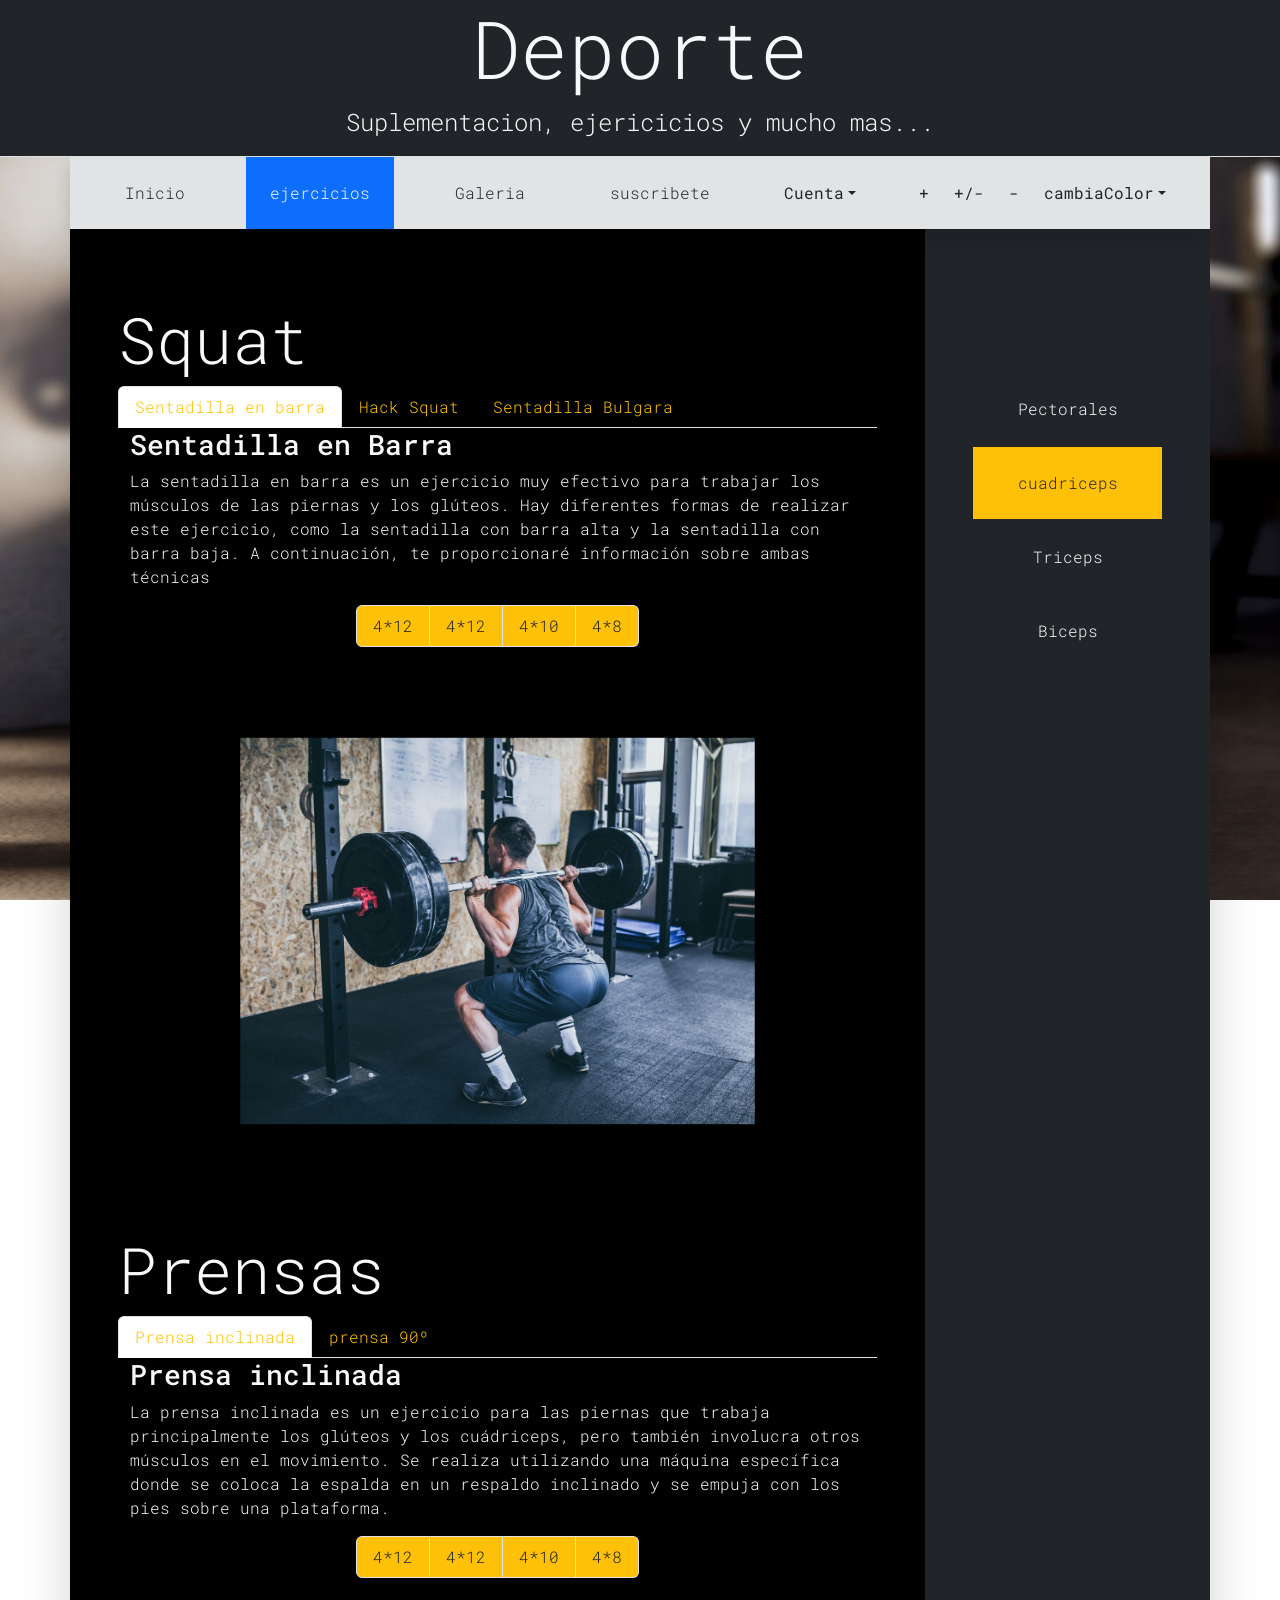
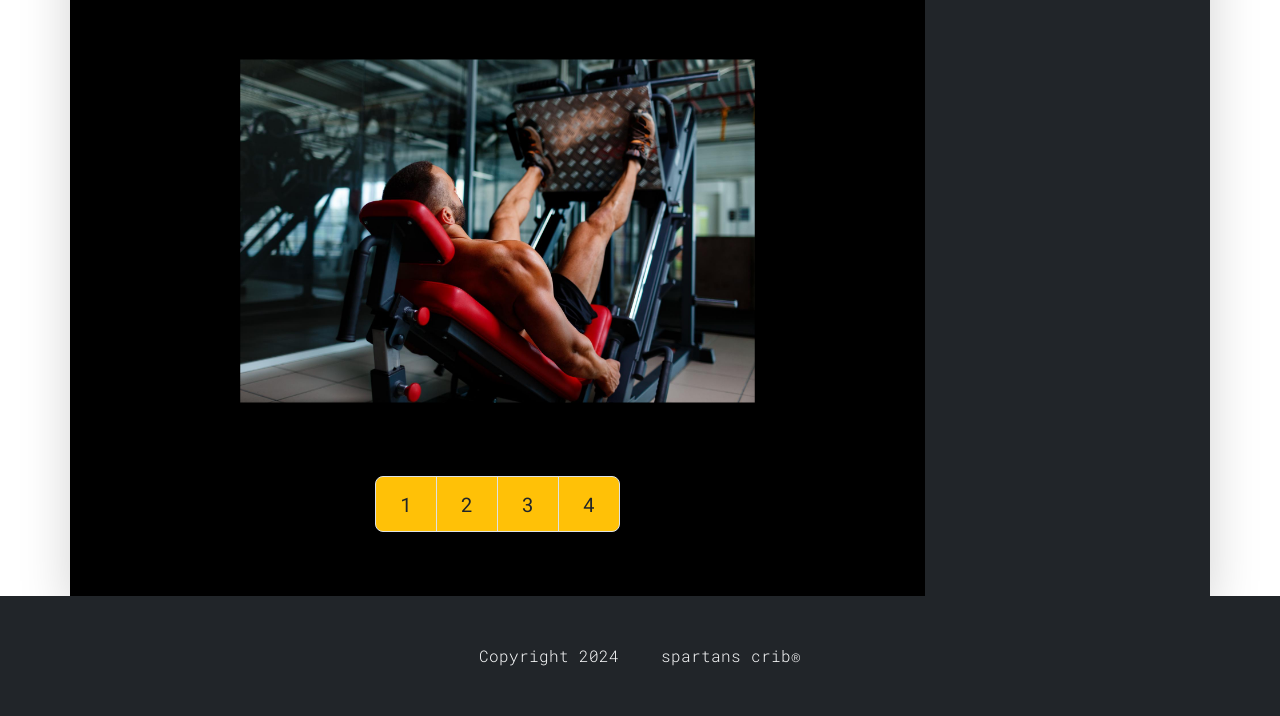
<file: ejercicios/cuadriceps.html>
<!DOCTYPE html>
<html lang="zxx">
<head>
    <meta charset="UTF-8">
    <meta name="viewport" content="width=device-width, initial-scale=1.0">
    <link rel="icon" href="img/gym-equipment.png" type="image/x-icon">
    <link rel="stylesheet" href="https://cdn.jsdelivr.net/npm/bootstrap@5.3.2/dist/css/bootstrap.min.css"><link rel="stylesheet" href="../css/color.css">
    <title>Culturismo</title>
    <link rel="preconnect" href="https://fonts.googleapis.com">
    <link rel="preconnect" href="https://fonts.gstatic.com" crossorigin>
    <link href="https://fonts.googleapis.com/css2?family=Roboto+Mono:ital,wght@0,100..700;1,100..700&display=swap" rel="stylesheet">
</head>
<body class="darktheme darkpagetheme">
    <header class="container-fluid bg-dark text-light text-center border-bottom">
        <h1 class="display-1">Deporte</h1>
        <p class="lead fs-4">Suplementacion, ejericicios y mucho mas...</p>
    </header>
    <nav class="container d-flex col-12 flex-wrap justify-content-around bg-secondary-subtle sticky-top shadow">
        <a class=" link-underline link-underline-opacity-0 text-dark align-items-stretch p-4" href="../index.html">Inicio</a>
        <a class=" link-underline link-underline-opacity-0 text-light align-items-stretch p-4 text-bg-primary" href="../ejercicios/pectorales.html">ejercicios</a>
        <a class=" link-underline link-underline-opacity-0 text-dark align-items-stretch p-4" href="../galeria.html">Galeria</a>    
        <a class=" link-underline link-underline-opacity-0 text-dark align-items-stretch p-4" href="../submit.html">suscribete</a>
        <div class="btn-group">
            <div class="btn-group">
              <button type="button" class="btn dropdown-toggle" data-bs-toggle="dropdown">Cuenta</button>
              <div class="dropdown-menu">
                <a class="dropdown-item pb-3 disabled" href="#">Notificaciones<div class="badge bg-danger ms-1">4</div><div class="spinner-border spinner-border-sm"></div>
                </a>
                <a class="dropdown-item text-danger border-top" href="../login.html">Logout</a>
              </div>
            </div>
          </div>
          <div class="btn-group">
            <button class="btn" onclick="aumentaTamano()">+</button>
            <button class="btn" onclick="restableceTamano()">+/-</button>
            <button class="btn" onclick="reduceTamano()">-</button>
            <button class="btn dropdown-toggle" data-bs-toggle="dropdown">cambiaColor</button>
            <div class="dropdown-menu">
              <div class="d-flex">
                <button class="btn dropdown-item" onclick="cambiaColorVerde()">🟩</button>
                <button class="btn dropdown-item" onclick="cambiaColorRojo()">🟥</button>
                <button class="btn dropdown-item" onclick="cambiaColorAzul()">🟦</button>
                <button class="btn dropdown-item" onclick="cambiaColorNegro()">⬛</button>
              </div>
            </div>
          </div>
    </nav>
    <main class="container bg-black shadow-lg text-light">
        <div class="row">
            <article class="col-xl-9 p-5">
                <!-- navs -->
                <section class="pt-4">
                    <h2 class="display-3">Squat</h2>
                    <ul class="nav nav-tabs">
                        <li class="nav-item">
                          <a class="nav-link active text-warning" data-bs-toggle="tab" href="#squat">Sentadilla en barra</a>
                        </li>
                        <li class="nav-item">
                          <a class="nav-link text-warning" data-bs-toggle="tab" href="#hack">Hack Squat</a>
                        </li>
                        <li class="nav-item">
                          <a class="nav-link text-warning" data-bs-toggle="tab" href="#bulgara">Sentadilla Bulgara</a>
                        </li>
                      </ul>
                      <div class="tab-content">
                        <div class="tab-pane container active" id="squat">
                            <h3>Sentadilla en Barra</h3>
                            <p>La sentadilla en barra es un ejercicio muy efectivo para trabajar los músculos de las piernas y los glúteos. Hay diferentes formas de realizar este ejercicio, como la sentadilla con barra alta y la sentadilla con barra baja. A continuación, te proporcionaré información sobre ambas técnicas</p>
                            <!-- list-group -->
                            <div class="d-flex justify-content-center">
                              <ul class="list-group list-group-horizontal">
                                <li class="list-group-item bg-warning">4*12</li>
                                <li class="list-group-item bg-warning">4*12</li>
                                <li class="list-group-item bg-warning">4*10</li>
                                <li class="list-group-item bg-warning">4*8</li>
                              </ul>
                            </div>
                            <div class="row pt-2">
                                <img src="../img/sentadilla.jpg" alt="img" class="col" style="scale: 70%;">
                            </div>
                        </div>
                        <div class="tab-pane container fade" id="hack">
                            <h3>Hack Squat</h3>
                            <p>El Hack Squat es un ejercicio que se utiliza para trabajar los músculos de las piernas, especialmente los cuádriceps. Este ejercicio se realiza utilizando una máquina específica llamada Hack Squat Machine.</p>
                            <!-- list-group -->
                            <div class="d-flex justify-content-center">
                              <ul class="list-group list-group-horizontal">
                                <li class="list-group-item bg-warning">4*12</li>
                                <li class="list-group-item bg-warning">4*12</li>
                                <li class="list-group-item bg-warning">4*10</li>
                                <li class="list-group-item bg-warning">4*10</li>
                              </ul>
                            </div>
                            <div class="row pt-2">
                                <img src="../img/hacksquat.jpg" alt="img" class="col" style="scale: 70%;">
                            </div>
                        </div>
                        <div class="tab-pane container fade" id="bulgara">
                            <h3>Sentadilla Bulgara</h3>
                            <p>La sentadilla búlgara es un ejercicio que se utiliza para trabajar los músculos de las piernas, especialmente los cuádriceps, los glúteos y los isquiotibiales. También ayuda a fortalecer los estabilizadores de la cadera y mejora el equilibrio y la coordinación.</p>
                            <!-- list-group -->
                            <div class="d-flex justify-content-center">
                              <ul class="list-group list-group-horizontal">
                                <li class="list-group-item bg-warning">4*15</li>
                                <li class="list-group-item bg-warning">4*15</li>
                                <li class="list-group-item bg-warning">4*12</li>
                                <li class="list-group-item bg-warning">4*10</li>
                              </ul>
                            </div>
                            <div class="row pt-2">
                                <img src="../img/sentadilla_bulgara.jpeg" alt="img" class="col" style="scale: 70%;">
                            </div>
                        </div>
                      </div>
                </section>
                <!-- navs -->
                <section class="pt-4">
                    <h2 class="display-3">Prensas</h2>
                    <ul class="nav nav-tabs">
                        <li class="nav-item">
                          <a class="nav-link active text-warning" data-bs-toggle="tab" href="#incl">Prensa inclinada</a>
                        </li>
                        <li class="nav-item">
                          <a class="nav-link text-warning" data-bs-toggle="tab" href="#90">prensa 90º</a>
                        </li>
                      </ul>
                      <div class="tab-content">
                        <div class="tab-pane container active" id="incl">
                            <h3>Prensa inclinada</h3>
                            <p>La prensa inclinada es un ejercicio para las piernas que trabaja principalmente los glúteos y los cuádriceps, pero también involucra otros músculos en el movimiento. Se realiza utilizando una máquina específica donde se coloca la espalda en un respaldo inclinado y se empuja con los pies sobre una plataforma.</p>
                            <div class="d-flex justify-content-center">
                              <ul class="list-group list-group-horizontal">
                                <li class="list-group-item bg-warning">4*12</li>
                                <li class="list-group-item bg-warning">4*12</li>
                                <li class="list-group-item bg-warning">4*10</li>
                                <li class="list-group-item bg-warning">4*8</li>
                              </ul>
                            </div>
                            <div class="row pt-2">
                                <img src="../img/prensa_inc.jpg" alt="img" class="col" style="scale: 70%;">
                            </div>
                        </div>
                        <div class="tab-pane container fade" id="90">
                            <h3>prensa vertical</h3>
                            <p>La prensa vertical para piernas es una máquina de musculación que permite trabajar de manera eficiente y efectiva los músculos de las piernas. Esta máquina involucra prácticamente toda la musculatura de las piernas, incluyendo los cuádriceps, los isquiotibiales, los glúteos y los músculos de la cadera. También ayuda a estabilizar la pelvis durante el movimiento.
                            </p>
                            <div class="d-flex justify-content-center">
                              <ul class="list-group list-group-horizontal">
                                <li class="list-group-item bg-warning">4*15</li>
                                <li class="list-group-item bg-warning">4*15</li>
                                <li class="list-group-item bg-warning">4*12</li>
                                <li class="list-group-item bg-warning">4*10</li>
                              </ul>
                            </div>
                            <div class="row pt-2">
                                <img src="../img/prensa.jpg" alt="img" class="col" style="scale: 70%;">
                            </div>
                        </div>
                      </div>
                </section>         
                <div>
                    <ul class="pagination pagination-lg d-flex justify-content-center">
                        <li class="page-item"><a class="page-link bg-warning text-dark" href="../ejercicios/pectorales.html"><strong>1</strong></a></li>
                        <li class="page-item"><a class="page-link bg-warning text-dark" href="../ejercicios/cuadriceps.html"><strong>2</strong></a></li>
                        <li class="page-item"><a class="page-link bg-warning text-dark" href="../ejercicios/triceps.html"><strong>3</strong></a></li>
                        <li class="page-item"><a class="page-link bg-warning text-dark" href="../ejercicios/biceps.html"><strong>4</strong></a></li>
                    </ul>
                </div>
            </article>
            <aside class="col-xl-3 d-flex flex-column p-5 bg-dark">
                <div class="sticky-top d-flex flex-column pt-5 z-1">
                    <a href="../ejercicios/pectorales.html" class="mt-5 link-underline link-underline-opacity-0 py-4 text-light border-bottom border-dark text-center">Pectorales</a>
                    <a href="../ejercicios/cuadriceps.html" class=" link-underline link-underline-opacity-0 py-4 text-dark border-top border-bottom border-dark text-center text-bg-warning">cuadriceps</a>
                    <a href="../ejercicios/triceps.html" class=" link-underline link-underline-opacity-0 py-4 text-light border-top border-bottom border-dark text-center">Triceps</a>
                    <a href="../ejercicios/biceps.html" class=" link-underline link-underline-opacity-0 py-4 text-light border-top border-dark text-center">Biceps</a>
                </div>
            </aside>
        </div> 
    </main>
    <footer class="container-fluid bg-dark text-light pt-5 pb-5 text-center">
        <span class="pt-5 me-3">Copyright 2024</span>
        <span class="ms-3">spartans crib®</span>
    </footer>
    <!-- script -->
    <script src="https://cdn.jsdelivr.net/npm/@popperjs/core@2.11.8/dist/umd/popper.min.js" integrity="sha384-I7E8VVD/ismYTF4hNIPjVp/Zjvgyol6VFvRkX/vR+Vc4jQkC+hVqc2pM8ODewa9r" crossorigin="anonymous"></script>
    <script src="https://cdn.jsdelivr.net/npm/bootstrap@5.3.2/dist/js/bootstrap.min.js" integrity="sha384-BBtl+eGJRgqQAUMxJ7pMwbEyER4l1g+O15P+16Ep7Q9Q+zqX6gSbd85u4mG4QzX+" crossorigin="anonymous"></script>
    <script src="../javascript/font-size.js"></script>
</body>
</html>
</file>
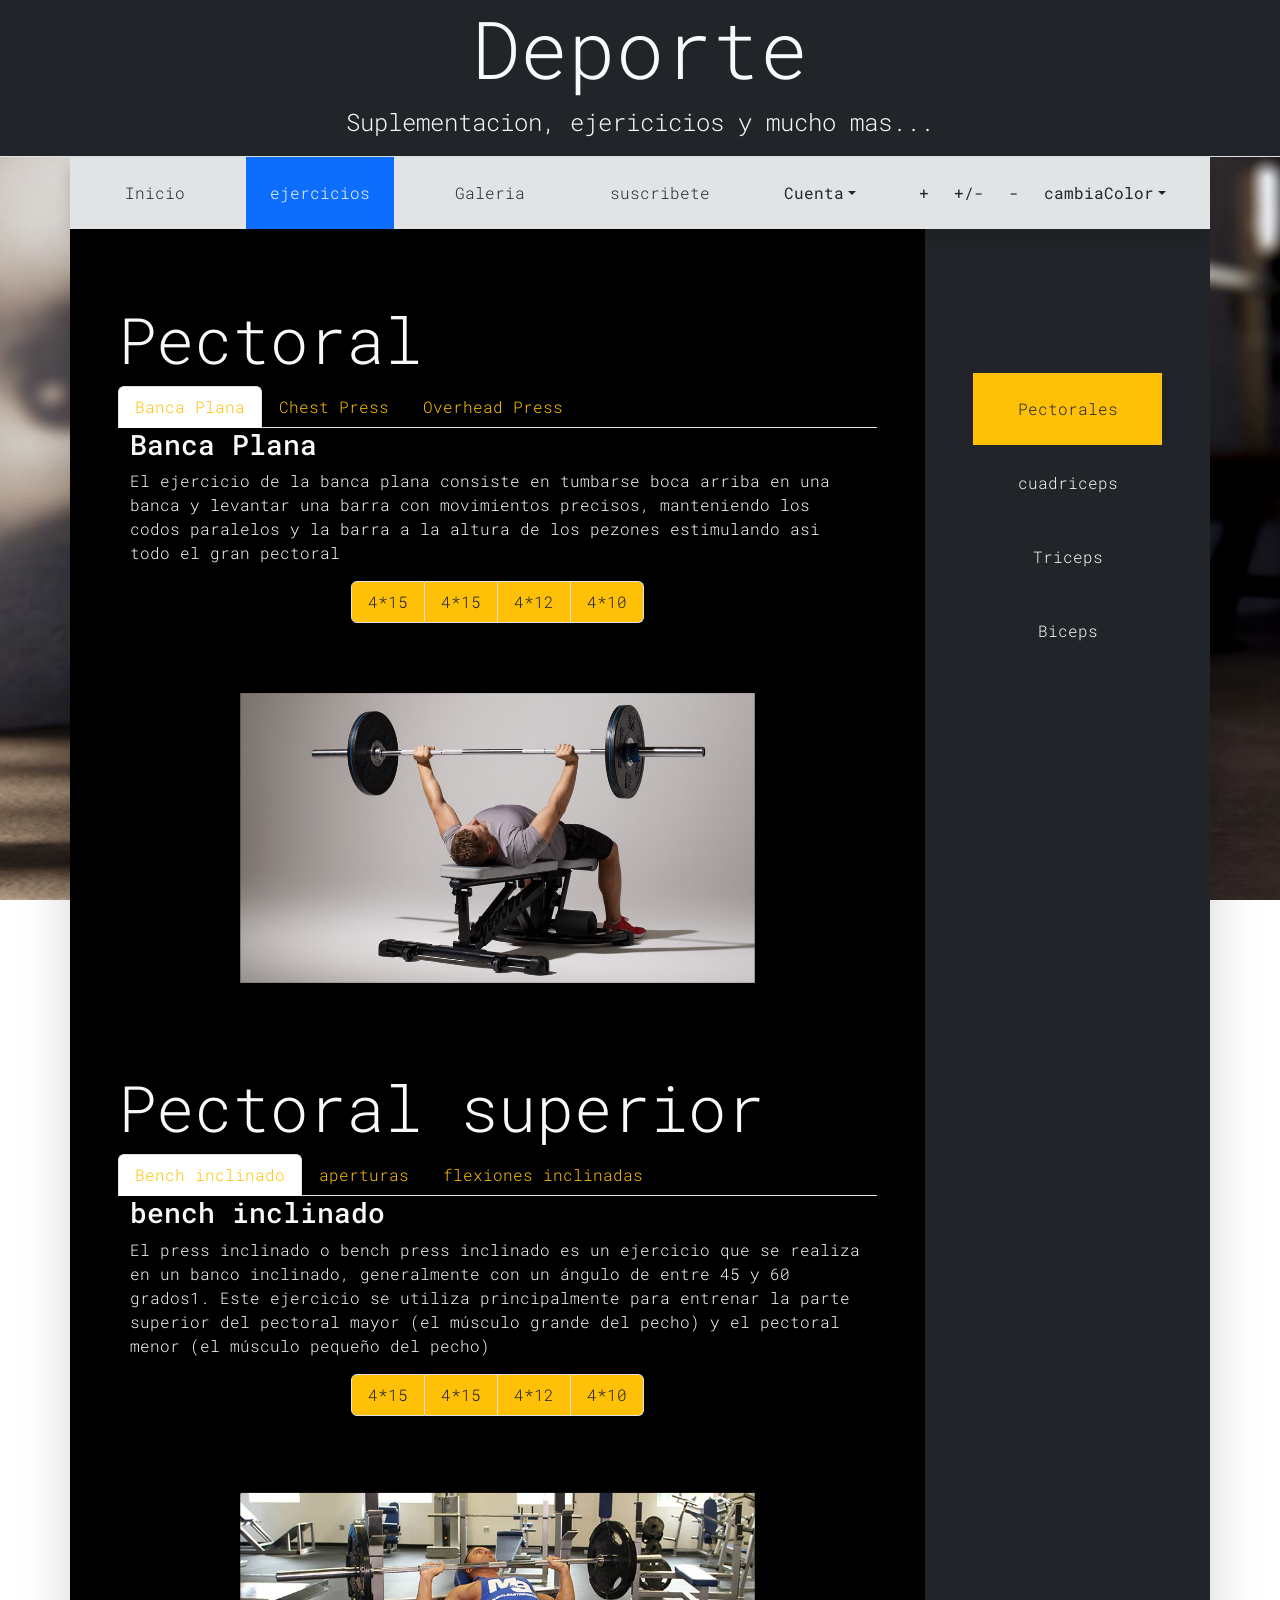
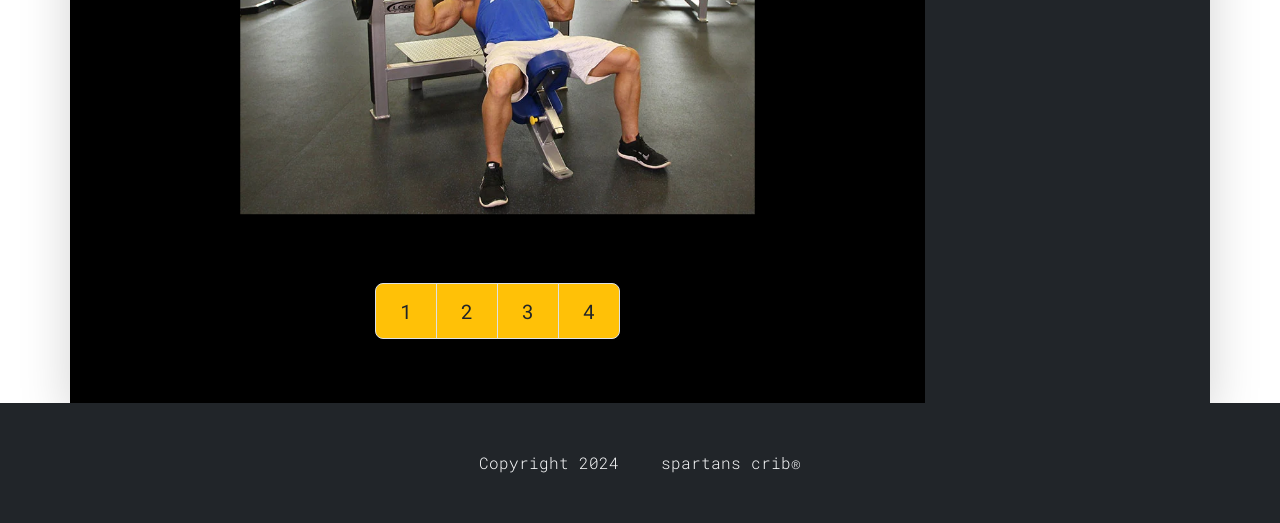
<file: ejercicios/pectorales.html>
<!DOCTYPE html>
<html lang="zxx">
<head>
    <meta charset="UTF-8">
    <meta name="viewport" content="width=device-width, initial-scale=1.0">
    <link rel="icon" href="img/gym-equipment.png" type="image/x-icon">
    <link rel="stylesheet" href="https://cdn.jsdelivr.net/npm/bootstrap@5.3.2/dist/css/bootstrap.min.css"><link rel="stylesheet" href="../css/color.css">
    <title>Culturismo</title>
    <link rel="preconnect" href="https://fonts.googleapis.com">
    <link rel="preconnect" href="https://fonts.gstatic.com" crossorigin>
    <link href="https://fonts.googleapis.com/css2?family=Roboto+Mono:ital,wght@0,100..700;1,100..700&display=swap" rel="stylesheet">
</head>
<body class="darktheme darkpagetheme">
    <header class="container-fluid bg-dark text-light text-center border-bottom">
        <h1 class="display-1">Deporte</h1>
        <p class="lead fs-4">Suplementacion, ejericicios y mucho mas...</p>
    </header>
    <nav class="container d-flex col-12 flex-wrap justify-content-around bg-secondary-subtle sticky-top shadow">
        <a class=" link-underline link-underline-opacity-0 text-dark align-items-stretch p-4" href="../index.html">Inicio</a>
        <a class=" link-underline link-underline-opacity-0 text-light align-items-stretch p-4 text-bg-primary" href="../ejercicios/pectorales.html">ejercicios</a>
        <a class=" link-underline link-underline-opacity-0 text-dark align-items-stretch p-4" href="../galeria.html">Galeria</a>    
        <a class=" link-underline link-underline-opacity-0 text-dark align-items-stretch p-4" href="../submit.html">suscribete</a>
        <div class="btn-group">
            <div class="btn-group">
              <button type="button" class="btn dropdown-toggle" data-bs-toggle="dropdown">Cuenta</button>
              <div class="dropdown-menu">
                <a class="dropdown-item pb-3 disabled" href="#">Notificaciones<div class="badge bg-danger ms-1">4</div><div class="spinner-border spinner-border-sm"></div>
                </a>
                <a class="dropdown-item text-danger border-top" href="../login.html">Logout</a>
              </div>
            </div>
          </div>
          <div class="btn-group">
            <button class="btn" onclick="aumentaTamano()">+</button>
            <button class="btn" onclick="restableceTamano()">+/-</button>
            <button class="btn" onclick="reduceTamano()">-</button>
            <button class="btn dropdown-toggle" data-bs-toggle="dropdown">cambiaColor</button>
            <div class="dropdown-menu">
              <div class="d-flex">
                <button class="btn dropdown-item" onclick="cambiaColorVerde()">🟩</button>
                <button class="btn dropdown-item" onclick="cambiaColorRojo()">🟥</button>
                <button class="btn dropdown-item" onclick="cambiaColorAzul()">🟦</button>
                <button class="btn dropdown-item" onclick="cambiaColorNegro()">⬛</button>
              </div>
            </div>
          </div>
    </nav>
    <main class="container bg-black shadow-lg text-light">
        <div class="row">
            <article class="col-xl-9 p-5">
                <!-- navs -->
                <section class="pt-4">
                    <h2 class="display-3">Pectoral</h2>
                    <ul class="nav nav-tabs">
                        <li class="nav-item">
                          <a class="nav-link active text-warning" data-bs-toggle="tab" href="#plana">Banca Plana</a>
                        </li>
                        <li class="nav-item">
                          <a class="nav-link text-warning" data-bs-toggle="tab" href="#press">Chest Press</a>
                        </li>
                        <li class="nav-item">
                          <a class="nav-link text-warning" data-bs-toggle="tab" href="#over">Overhead Press</a>
                        </li>
                      </ul>
                      <div class="tab-content">
                        <div class="tab-pane container active" id="plana">
                            <h3>Banca Plana</h3>
                            <p>El ejercicio de la banca plana consiste en tumbarse boca arriba en una banca y levantar una barra con movimientos precisos, manteniendo los codos paralelos y la barra a la altura de los pezones estimulando asi todo el gran  pectoral</p>
                            <!-- list-group -->
                            <div class="d-flex justify-content-center">
                              <ul class="list-group list-group-horizontal">
                                <li class="list-group-item bg-warning">4*15</li>
                                <li class="list-group-item bg-warning">4*15</li>
                                <li class="list-group-item bg-warning">4*12</li>
                                <li class="list-group-item bg-warning">4*10</li>
                              </ul>
                            </div>
                            <div class="row pt-2">
                                <img src="../img/bench_press.jpg" alt="img" class="col" style="scale: 70%;">
                            </div>
                        </div>
                        <div class="tab-pane container fade" id="press">
                            <h3>Chest Press</h3>
                            <p>el chest press consiste en una variante de la banca plana usando dos mancuernas en vez de una barra, esto favorece una mejor conexion mente musculo asi como un desarrollo mas personalizado en caso de disonancia muscular</p>
                            <div class="d-flex justify-content-center">
                              <ul class="list-group list-group-horizontal">
                                <li class="list-group-item bg-warning">4*15</li>
                                <li class="list-group-item bg-warning">4*15</li>
                                <li class="list-group-item bg-warning">4*12</li>
                                <li class="list-group-item bg-warning">4*10</li>
                              </ul>
                            </div>
                            <div class="row pt-2">
                                <img src="../img/chest_press.jpg" alt="img" class="col" style="scale: 70%;">
                            </div>
                        </div>
                        <div class="tab-pane container fade" id="over">
                            <h3>Overhead Press</h3>
                            <p>El ejercicio favorite de nuestro Terminator, cosnsiste en llevar una mancuera detras de la cabeza y agarrarla por la parte ancha de las extremidades, en posición sentada con la espalda recta vamos levantando la mancuerna sobre nuestra cabeza con movimientos largos y controlados</p>
                            <div class="d-flex justify-content-center">
                              <ul class="list-group list-group-horizontal">
                                <li class="list-group-item bg-warning">4*15</li>
                                <li class="list-group-item bg-warning">4*15</li>
                                <li class="list-group-item bg-warning">4*12</li>
                                <li class="list-group-item bg-warning">4*10</li>
                              </ul>
                            </div>
                            <div class="row pt-2">
                                <img src="../img/overhead.webp" alt="img" class="col" style="scale: 70%;">
                            </div>
                        </div>
                      </div>
                </section>
                <!-- navs -->
                <section class="pt-4">
                    <h2 class="display-3">Pectoral superior</h2>
                    <ul class="nav nav-tabs">
                        <li class="nav-item">
                          <a class="nav-link active text-warning" data-bs-toggle="tab" href="#inc">Bench inclinado</a>
                        </li>
                        <li class="nav-item">
                          <a class="nav-link text-warning" data-bs-toggle="tab" href="#aperturas">aperturas</a>
                        </li>
                        <li class="nav-item">
                          <a class="nav-link text-warning" data-bs-toggle="tab" href="#flex">flexiones inclinadas</a>
                        </li>
                      </ul>
                      <!-- pestañas de nav -->
                      <div class="tab-content">
                        <div class="tab-pane container active" id="inc">
                            <h3>bench inclinado</h3>
                            <p>El press inclinado o bench press inclinado es un ejercicio que se realiza en un banco inclinado, generalmente con un ángulo de entre 45 y 60 grados1. Este ejercicio se utiliza principalmente para entrenar la parte superior del pectoral mayor (el músculo grande del pecho) y el pectoral menor (el músculo pequeño del pecho)</p>
                            <div class="d-flex justify-content-center">
                              <ul class="list-group list-group-horizontal">
                                <li class="list-group-item bg-warning">4*15</li>
                                <li class="list-group-item bg-warning">4*15</li>
                                <li class="list-group-item bg-warning">4*12</li>
                                <li class="list-group-item bg-warning">4*10</li>
                              </ul>
                            </div>
                            <div class="row pt-2">
                                <img src="../img/incline-bench-press.webp" alt="img" class="col" style="scale: 70%;">
                            </div>
                        </div>
                        <div class="tab-pane container fade" id="aperturas">
                            <h3>aperturas</h3>
                            <p>Las aperturas con mancuernas son un ejercicio de aislamiento que se realiza generalmente después de los ejercicios compuestos como el press banca1. Este ejercicio es muy útil para desarrollar el ancho de la caja torácica y es perfecto para acabar el entrenamiento de pecho</p>
                            <div class="d-flex justify-content-center">
                              <ul class="list-group list-group-horizontal">
                                <li class="list-group-item bg-warning">4*15</li>
                                <li class="list-group-item bg-warning">4*15</li>
                                <li class="list-group-item bg-warning">4*12</li>
                                <li class="list-group-item bg-warning">4*10</li>
                              </ul>
                            </div>
                            <div class="row pt-2">
                                <img src="../img/aperturas-con-mancuernas.jpeg" alt="img" class="col" style="scale: 70%;">
                            </div>
                        </div>
                        <div class="tab-pane container fade" id="flex">
                            <h3>flexiones inclinadas</h3>
                            <p>Las flexiones inclinadas son un ejercicio de calistenia que se realiza con las manos apoyadas en una superficie elevada, como una banqueta o un banco. Este ejercicio es ideal para principiantes y es una excelente manera de trabajar los músculos de la parte superior del cuerpo, especialmente los músculos del pecho, tríceps y hombros.</p>
                            <div class="d-flex justify-content-center">
                              <ul class="list-group list-group-horizontal">
                                <li class="list-group-item bg-warning">4*15</li>
                                <li class="list-group-item bg-warning">4*15</li>
                                <li class="list-group-item bg-warning">4*12</li>
                                <li class="list-group-item bg-warning">4*10</li>
                              </ul>
                            </div>
                            <div class="row pt-2">
                                <img src="../img/flex.jpg" alt="img" class="col" style="scale: 70%;">
                            </div>
                        </div>
                      </div>
                </section>         
                <div>
                    <ul class="pagination pagination-lg d-flex justify-content-center">
                        <li class="page-item"><a class="page-link bg-warning text-dark" href="../ejercicios/pectorales.html"><strong>1</strong></a></li>
                        <li class="page-item"><a class="page-link bg-warning text-dark" href="../ejercicios/cuadriceps.html"><strong>2</strong></a></li>
                        <li class="page-item"><a class="page-link bg-warning text-dark" href="../ejercicios/triceps.html"><strong>3</strong></a></li>
                        <li class="page-item"><a class="page-link bg-warning text-dark" href="../ejercicios/biceps.html"><strong>4</strong></a></li>
                    </ul>
                </div>
            </article>
            <aside class="col-xl-3 d-flex flex-column p-5 bg-dark">
                <div class="sticky-top d-flex flex-column pt-5 z-1">
                    <a href="../ejercicios/pectorales.html" class="mt-5 link-underline link-underline-opacity-0 py-4 text-dark border-bottom border-dark text-center text-bg-warning">Pectorales</a>
                    <a href="../ejercicios/cuadriceps.html" class=" link-underline link-underline-opacity-0 py-4 text-light border-top border-bottom border-dark text-center">cuadriceps</a>
                    <a href="../ejercicios/triceps.html" class=" link-underline link-underline-opacity-0 py-4 text-light border-top border-bottom border-dark text-center">Triceps</a>
                    <a href="../ejercicios/biceps.html" class=" link-underline link-underline-opacity-0 py-4 text-light border-top border-dark text-center">Biceps</a>
                </div>
            </aside>
        </div> 
    </main>
    <footer class="container-fluid bg-dark text-light pt-5 pb-5 text-center">
        <span class="pt-5 me-3">Copyright 2024</span>
        <span class="ms-3">spartans crib®</span>
    </footer>
    <!-- script -->
    <script src="https://cdn.jsdelivr.net/npm/@popperjs/core@2.11.8/dist/umd/popper.min.js" integrity="sha384-I7E8VVD/ismYTF4hNIPjVp/Zjvgyol6VFvRkX/vR+Vc4jQkC+hVqc2pM8ODewa9r" crossorigin="anonymous"></script>
    <script src="https://cdn.jsdelivr.net/npm/bootstrap@5.3.2/dist/js/bootstrap.min.js" integrity="sha384-BBtl+eGJRgqQAUMxJ7pMwbEyER4l1g+O15P+16Ep7Q9Q+zqX6gSbd85u4mG4QzX+" crossorigin="anonymous"></script>
    <script src="../javascript/font-size.js"></script>
</body>
</html>
</file>
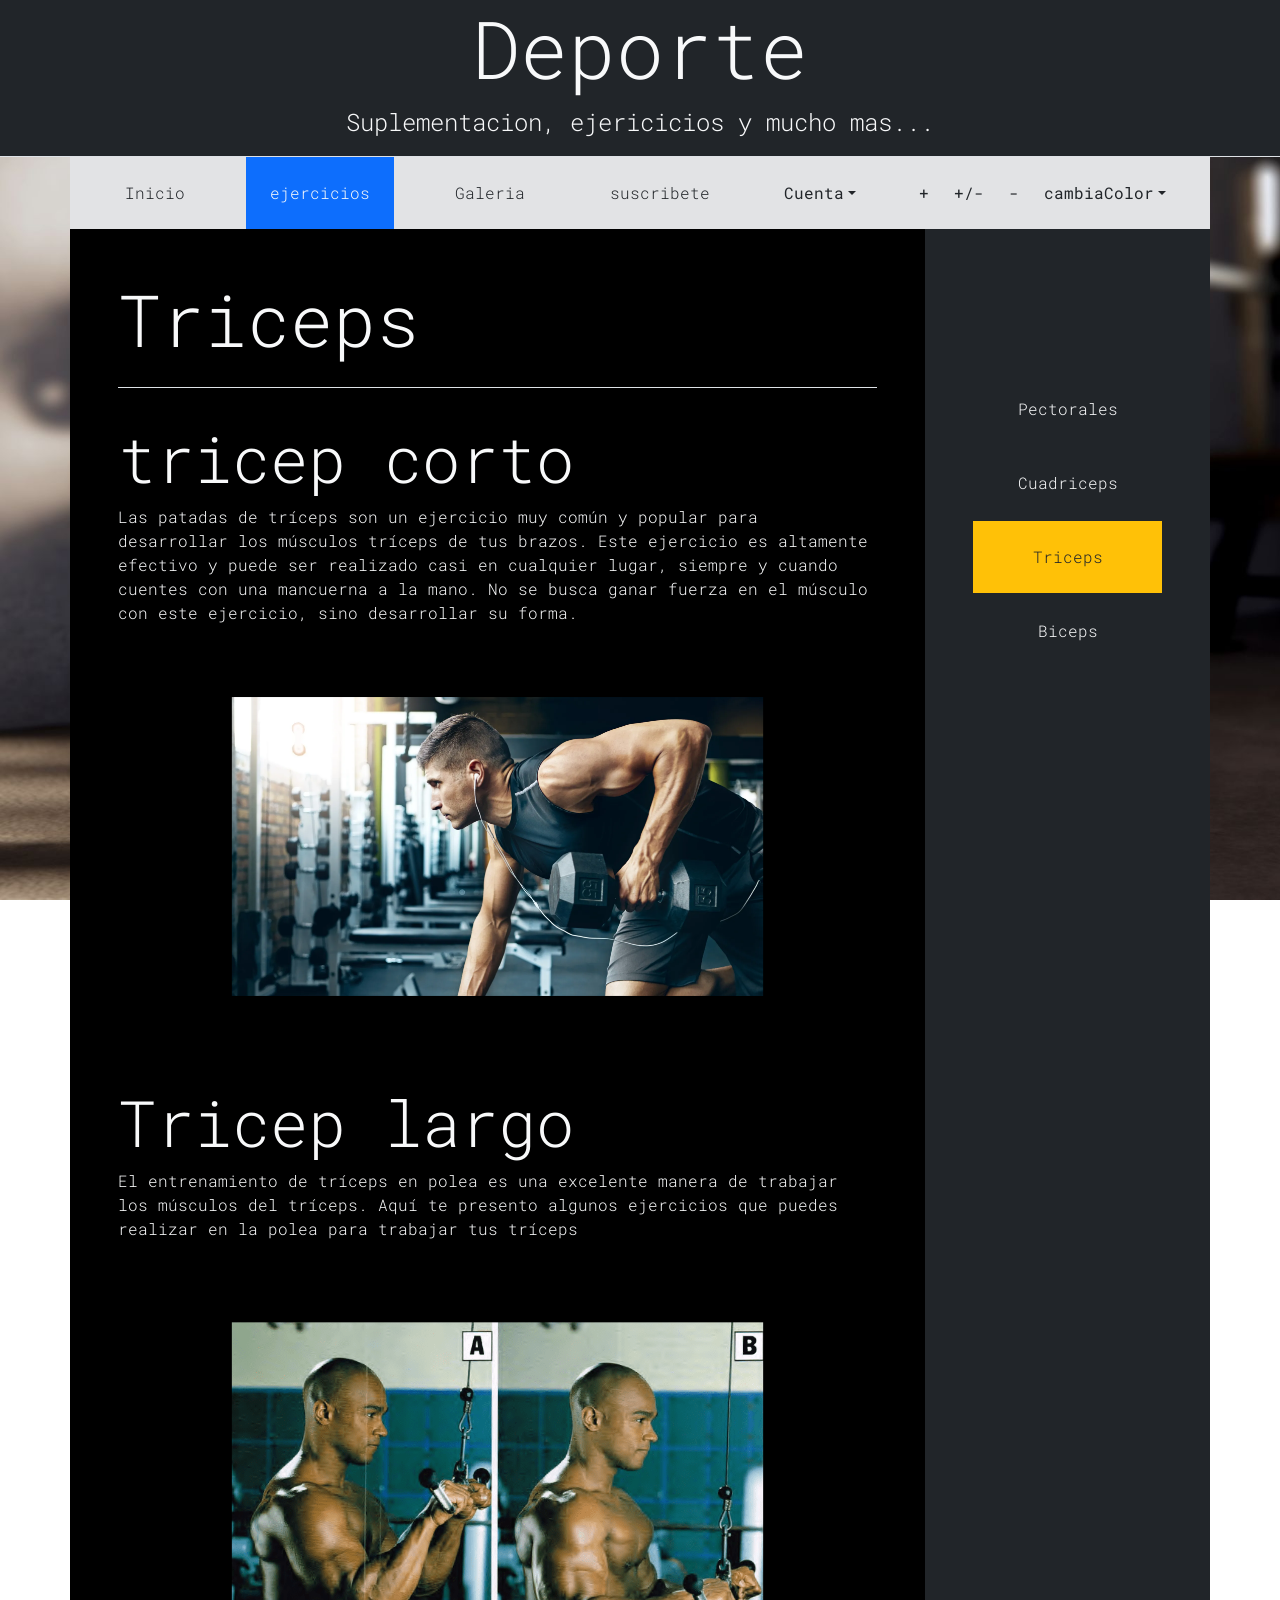
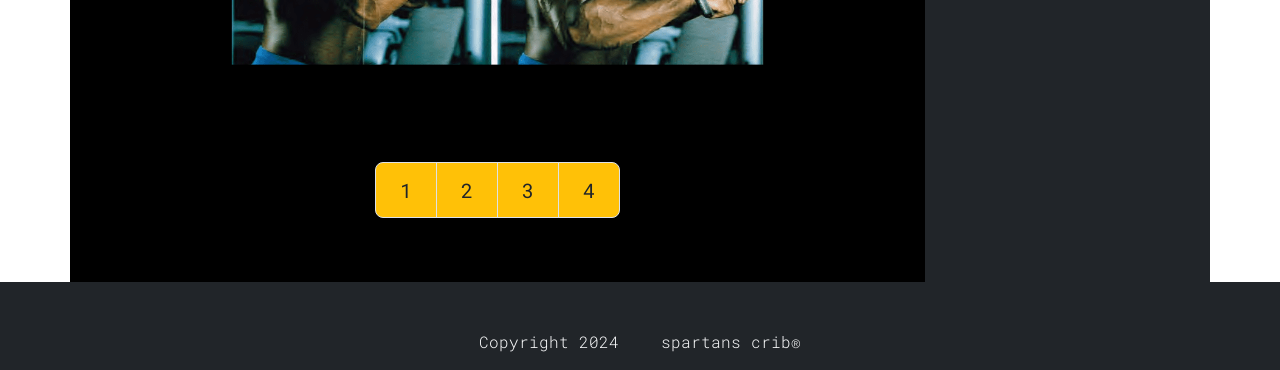
<file: ejercicios/triceps.html>
<!DOCTYPE html>
<html lang="en">
<head>
    <meta charset="UTF-8">
    <meta name="viewport" content="width=device-width, initial-scale=1.0">
    <link rel="icon" href="img/gym-equipment.png" type="image/x-icon">
    <link rel="stylesheet" href="https://cdn.jsdelivr.net/npm/bootstrap@5.3.2/dist/css/bootstrap.min.css"> <link rel="stylesheet" href="../css/color.css">
    <link rel="preconnect" href="https://fonts.googleapis.com">
    <link rel="preconnect" href="https://fonts.gstatic.com" crossorigin>
    <link href="https://fonts.googleapis.com/css2?family=Roboto+Mono:ital,wght@0,100..700;1,100..700&display=swap" rel="stylesheet">
    <title>Culturismo</title>
</head>
<body>
    <header class="container-fluid text-center border-bottom bg-dark text-light">
        <h1 class="display-1">Deporte</h1>
        <p class="lead fs-4">Suplementacion, ejericicios y mucho mas...</p>
    </header>
    <nav class="container d-flex flex-wrap justify-content-around bg-secondary-subtle sticky-top">
        <a class=" link-underline link-underline-opacity-0 text-dark align-items-stretch p-4" href="../index.html">Inicio</a>
        <a class=" link-underline link-underline-opacity-0 text-light align-items-stretch p-4 text-bg-primary" href="../ejercicios/pectorales.html">ejercicios</a>
        <a class=" link-underline link-underline-opacity-0 text-dark align-items-stretch p-4" href="../galeria.html">Galeria</a>
        <a class=" link-underline link-underline-opacity-0 text-dark align-items-stretch p-4" href="../submit.html">suscribete</a>
        <div class="btn-group">
            <div class="btn-group">
              <button type="button" class="btn dropdown-toggle" data-bs-toggle="dropdown">Cuenta</button>
              <div class="dropdown-menu">
                <a class="dropdown-item pb-3 disabled" href="#">Notificaciones<div class="badge bg-danger ms-1">4</div><div class="spinner-border spinner-border-sm"></div>
                </a>
                <a class="dropdown-item text-danger border-top" href="login.html">Logout</a>
              </div>
            </div>
          </div>
          <div class="btn-group">
            <button class="btn" onclick="aumentaTamano()">+</button>
            <button class="btn" onclick="restableceTamano()">+/-</button>
            <button class="btn" onclick="reduceTamano()">-</button>
            <button class="btn dropdown-toggle" data-bs-toggle="dropdown">cambiaColor</button>
            <div class="dropdown-menu">
              <div class="d-flex">
                <button class="btn dropdown-item" onclick="cambiaColorVerde()">🟩</button>
                <button class="btn dropdown-item" onclick="cambiaColorRojo()">🟥</button>
                <button class="btn dropdown-item" onclick="cambiaColorAzul()">🟦</button>
                <button class="btn dropdown-item" onclick="cambiaColorNegro()">⬛</button>
              </div>
            </div>
          </div>
    </nav>
    <main class="container bg-black text-light">
        <div class="row">
            <article class="col-xl-9 p-5">
                <h2 class="display-2 pb-4 border-bottom">Triceps</h2>
                <section  class="pt-4">
                    <h2 class="display-3">tricep corto</h2>
                    Las patadas de tríceps son un ejercicio muy común y popular para desarrollar los músculos tríceps de tus brazos. Este ejercicio es altamente efectivo y puede ser realizado casi en cualquier lugar, siempre y cuando cuentes con una mancuerna a la mano. No se busca ganar fuerza en el músculo con este ejercicio, sino desarrollar su forma.
                    <div class="row pt-2">
                        <img src="../img/tricep_patada.webp" alt="" style="scale: 70%;">
                    </div>
                </section>
                <section class="pt-4">
                    <h2 class="display-3">Tricep largo</h2>
                    El entrenamiento de tríceps en polea es una excelente manera de trabajar los músculos del tríceps. Aquí te presento algunos ejercicios que puedes realizar en la polea para trabajar tus tríceps
                    <div class="row pt-2">
                        <img src="../img/tricep_polea.webp" alt="" style="scale: 70%;">
                    </div>
                </section>
                <div class="mt-4">
                    <ul class="pagination pagination-lg d-flex justify-content-center">
                        <li class="page-item"><a class="page-link bg-warning text-dark" href="../ejercicios/pectorales.html"><strong>1</strong></a></li>
                        <li class="page-item"><a class="page-link bg-warning text-dark" href="../ejercicios/cuadriceps.html"><strong>2</strong></a></li>
                        <li class="page-item"><a class="page-link bg-warning text-dark" href="../ejercicios/triceps.html"><strong>3</strong></a></li>
                        <li class="page-item"><a class="page-link bg-warning text-dark" href="../ejercicios/biceps.html"><strong>4</strong></a></li>
                    </ul>
                </div>
            </article>
            <aside class="col-xl-3 p-5 bg-dark">
                <div class="sticky-top d-flex flex-column pt-5 z-1">
                    <a href="../ejercicios/pectorales.html" class="mt-5 link-underline link-underline-opacity-0 py-4 text-light border-bottom border-dark text-center">Pectorales</a>
                    <a href="../ejercicios/cuadriceps.html" class=" link-underline link-underline-opacity-0 py-4 text-light border-top border-bottom border-dark text-center">Cuadriceps</a>
                    <a href="../ejercicios/triceps.html" class=" link-underline link-underline-opacity-0 py-4 text-dark border-top border-bottom border-dark text-center text-bg-warning">Triceps</a>
                    <a href="../ejercicios/biceps.html" class=" link-underline link-underline-opacity-0 py-4 text-light border-top border-bottom border-dark text-center">Biceps</a>
                </div>
            </aside>
        </div>
    </main>
    <footer class="container-fluid bg-dark pt-5 pb-3 text-center text-light">
        <span class="pt-5 me-3">Copyright 2024</span>
        <span class="ms-3">spartans crib®</span>
    </footer>
    <!-- script -->
    <script src="../javascript/font-size.js"></script>
    <script src="https://cdn.jsdelivr.net/npm/@popperjs/core@2.11.8/dist/umd/popper.min.js" integrity="sha384-I7E8VVD/ismYTF4hNIPjVp/Zjvgyol6VFvRkX/vR+Vc4jQkC+hVqc2pM8ODewa9r" crossorigin="anonymous"></script>
    <script src="https://cdn.jsdelivr.net/npm/bootstrap@5.3.2/dist/js/bootstrap.min.js" integrity="sha384-BBtl+eGJRgqQAUMxJ7pMwbEyER4l1g+O15P+16Ep7Q9Q+zqX6gSbd85u4mG4QzX+" crossorigin="anonymous"></script>
</body>
</html>
</file>
<file: css/color.css>
* {
    font-family: "Roboto Mono", monospace;
    font-optical-sizing: auto;
    font-weight: 300;
    font-style: normal;
  }

   body {

    background-image: url("../img/equipment.jpg");
    background-size:cover;
    background-repeat: no-repeat;
    background-attachment: fixed;

  }
</file>
